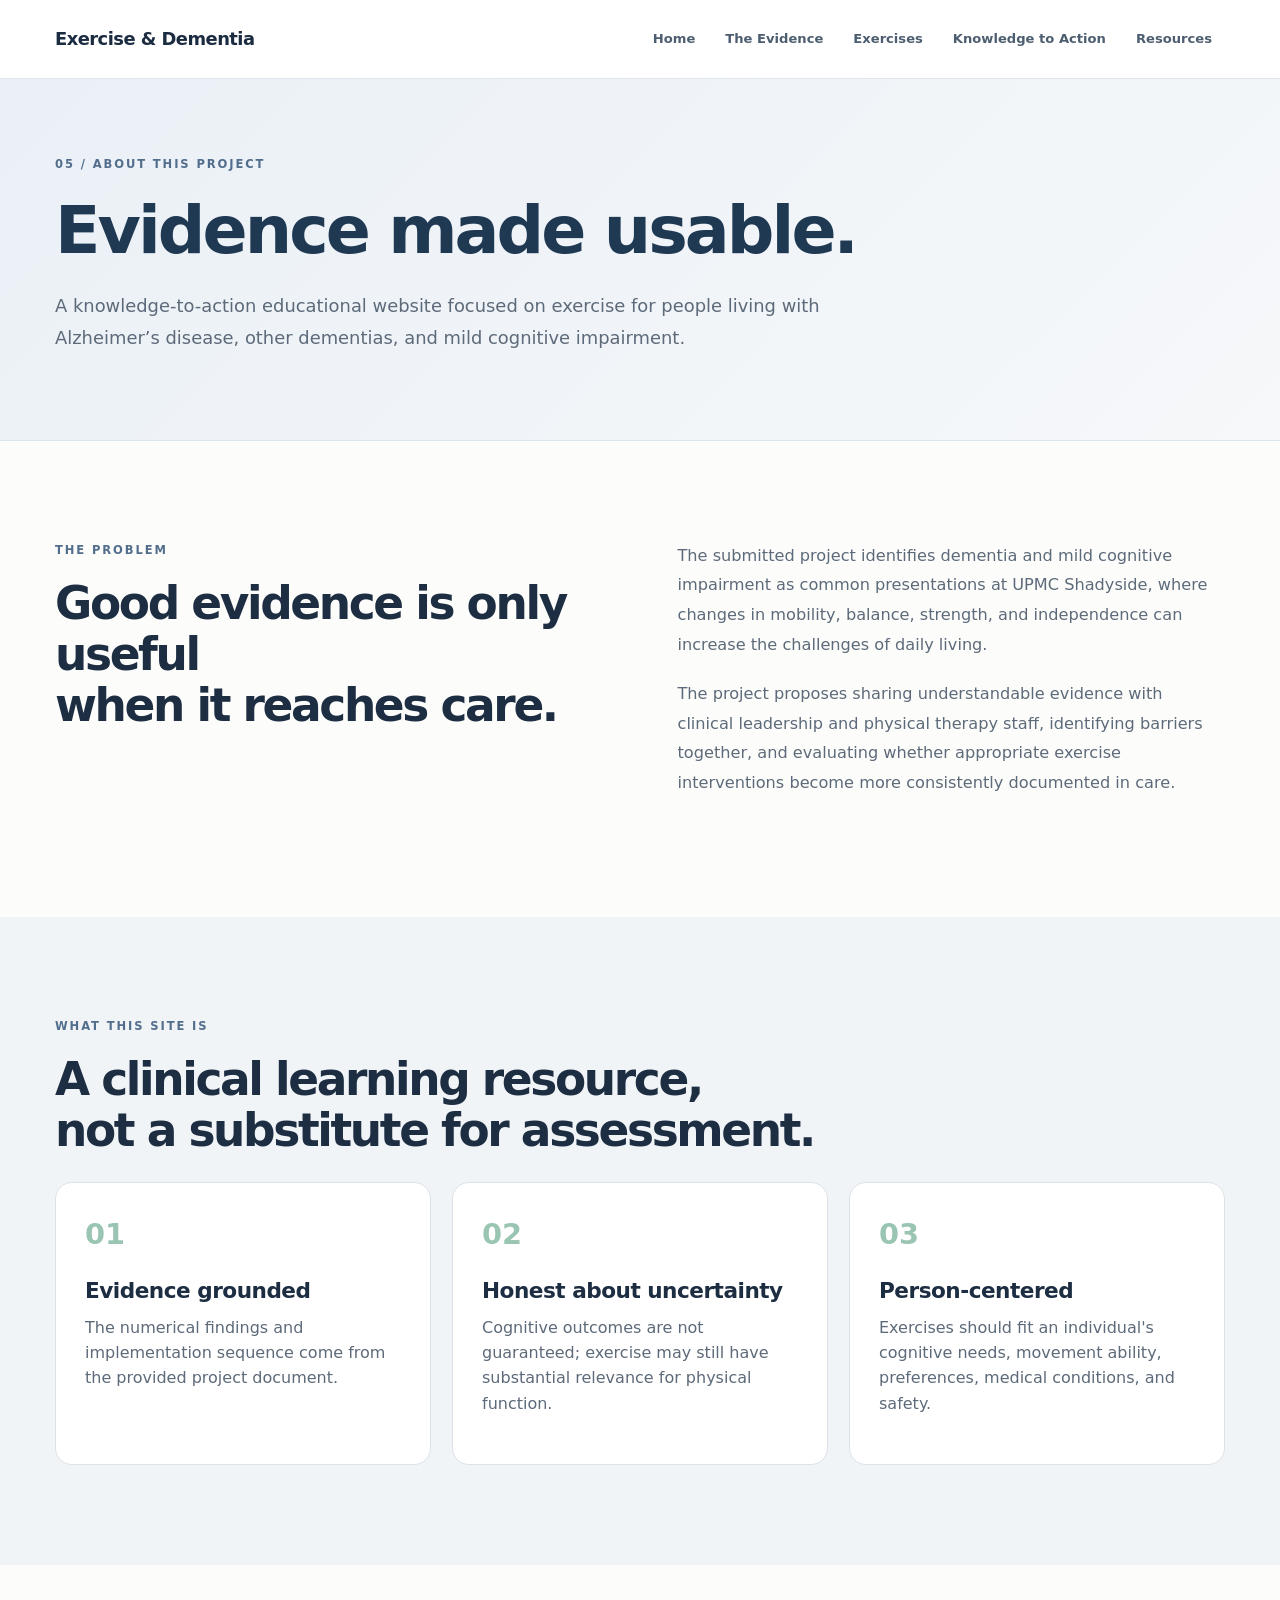
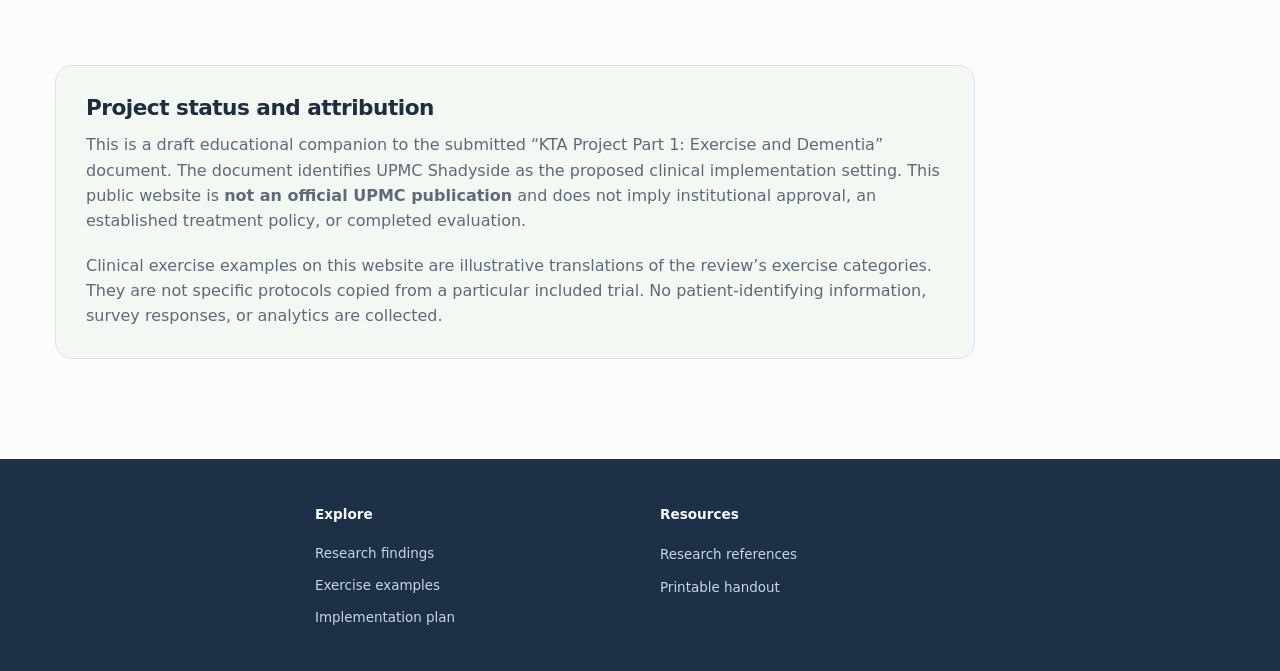
<file: about.html>
<!doctype html>
<html lang="en">
<head>
<meta charset="utf-8"><meta name="viewport" content="width=device-width,initial-scale=1">
<meta name="theme-color" content="#f7f9fb"><meta name="description" content="About the knowledge-to-action exercise and dementia educational project and its clinical purpose.">
<title>About the Project | Exercise &amp; Dementia</title>
<link rel="stylesheet" href="assets/styles.css">
<script defer src="assets/app.js"></script>
</head>
<body data-page="about.html">
<a class="skip-link" href="#main">Skip to content</a>
<header class="site-header"><div class="header-inner wrap">
 <a class="topic-identity" href="index.html" aria-label="Exercise and dementia home"><strong>Exercise &amp; Dementia</strong></a>
 <button class="mobile-toggle" type="button" aria-controls="site-nav" aria-expanded="false" aria-label="Open navigation"><svg class="icon " aria-hidden="true"><use href="assets/icons.svg#menu"></use></svg></button>
 <nav id="site-nav" class="site-nav" aria-label="Main navigation"><a href="index.html" >Home</a><a href="evidence.html" >The Evidence</a><a href="exercises.html" >Exercises</a><a href="implementation.html" >Knowledge to Action</a><a href="resources.html" >Resources</a></nav>
</div></header>
<main id="main"><section class="page-hero"><div class="wrap"><div class="eyebrow">05 / ABOUT THIS PROJECT</div><h1>Evidence made usable.</h1><p class="page-lede">A knowledge-to-action educational website focused on exercise for people living with Alzheimer’s disease, other dementias, and mild cognitive impairment.</p></div></section>
<section class="section"><div class="wrap two-col about-intro"><div><p class="eyebrow">THE PROBLEM</p><h2>Good evidence is only useful<br>when it reaches care.</h2></div><div><p class="story-text">The submitted project identifies dementia and mild cognitive impairment as common presentations at UPMC Shadyside, where changes in mobility, balance, strength, and independence can increase the challenges of daily living.</p><p class="story-text">The project proposes sharing understandable evidence with clinical leadership and physical therapy staff, identifying barriers together, and evaluating whether appropriate exercise interventions become more consistently documented in care.</p></div></div></section>
<section class="section pale-section"><div class="wrap"><p class="eyebrow">WHAT THIS SITE IS</p><h2>A clinical learning resource,<br>not a substitute for assessment.</h2><div class="three-cards about-principles"><article><span class="principle-number">01</span><h3>Evidence grounded</h3><p>The numerical findings and implementation sequence come from the provided project document.</p></article><article><span class="principle-number">02</span><h3>Honest about uncertainty</h3><p>Cognitive outcomes are not guaranteed; exercise may still have substantial relevance for physical function.</p></article><article><span class="principle-number">03</span><h3>Person-centered</h3><p>Exercises should fit an individual's cognitive needs, movement ability, preferences, medical conditions, and safety.</p></article></div></div></section>
<section class="section"><div class="wrap"><div class="info-block about-notice"><h3>Project status and attribution</h3><p>This is a draft educational companion to the submitted “KTA Project Part 1: Exercise and Dementia” document. The document identifies UPMC Shadyside as the proposed clinical implementation setting. This public website is <strong>not an official UPMC publication</strong> and does not imply institutional approval, an established treatment policy, or completed evaluation.</p><p>Clinical exercise examples on this website are illustrative translations of the review’s exercise categories. They are not specific protocols copied from a particular included trial. No patient-identifying information, survey responses, or analytics are collected.</p></div></div></section>
</main>
<footer class="site-footer"><div class="wrap footer-grid">
 <div><strong>Explore</strong><a href="evidence.html">Research findings</a><a href="exercises.html">Exercise examples</a><a href="implementation.html">Implementation plan</a></div>
 <div><strong>Resources</strong><a href="resources.html">Research references</a><a href="handout.html">Printable handout</a></div>
</div></footer>
</body></html>
</file>
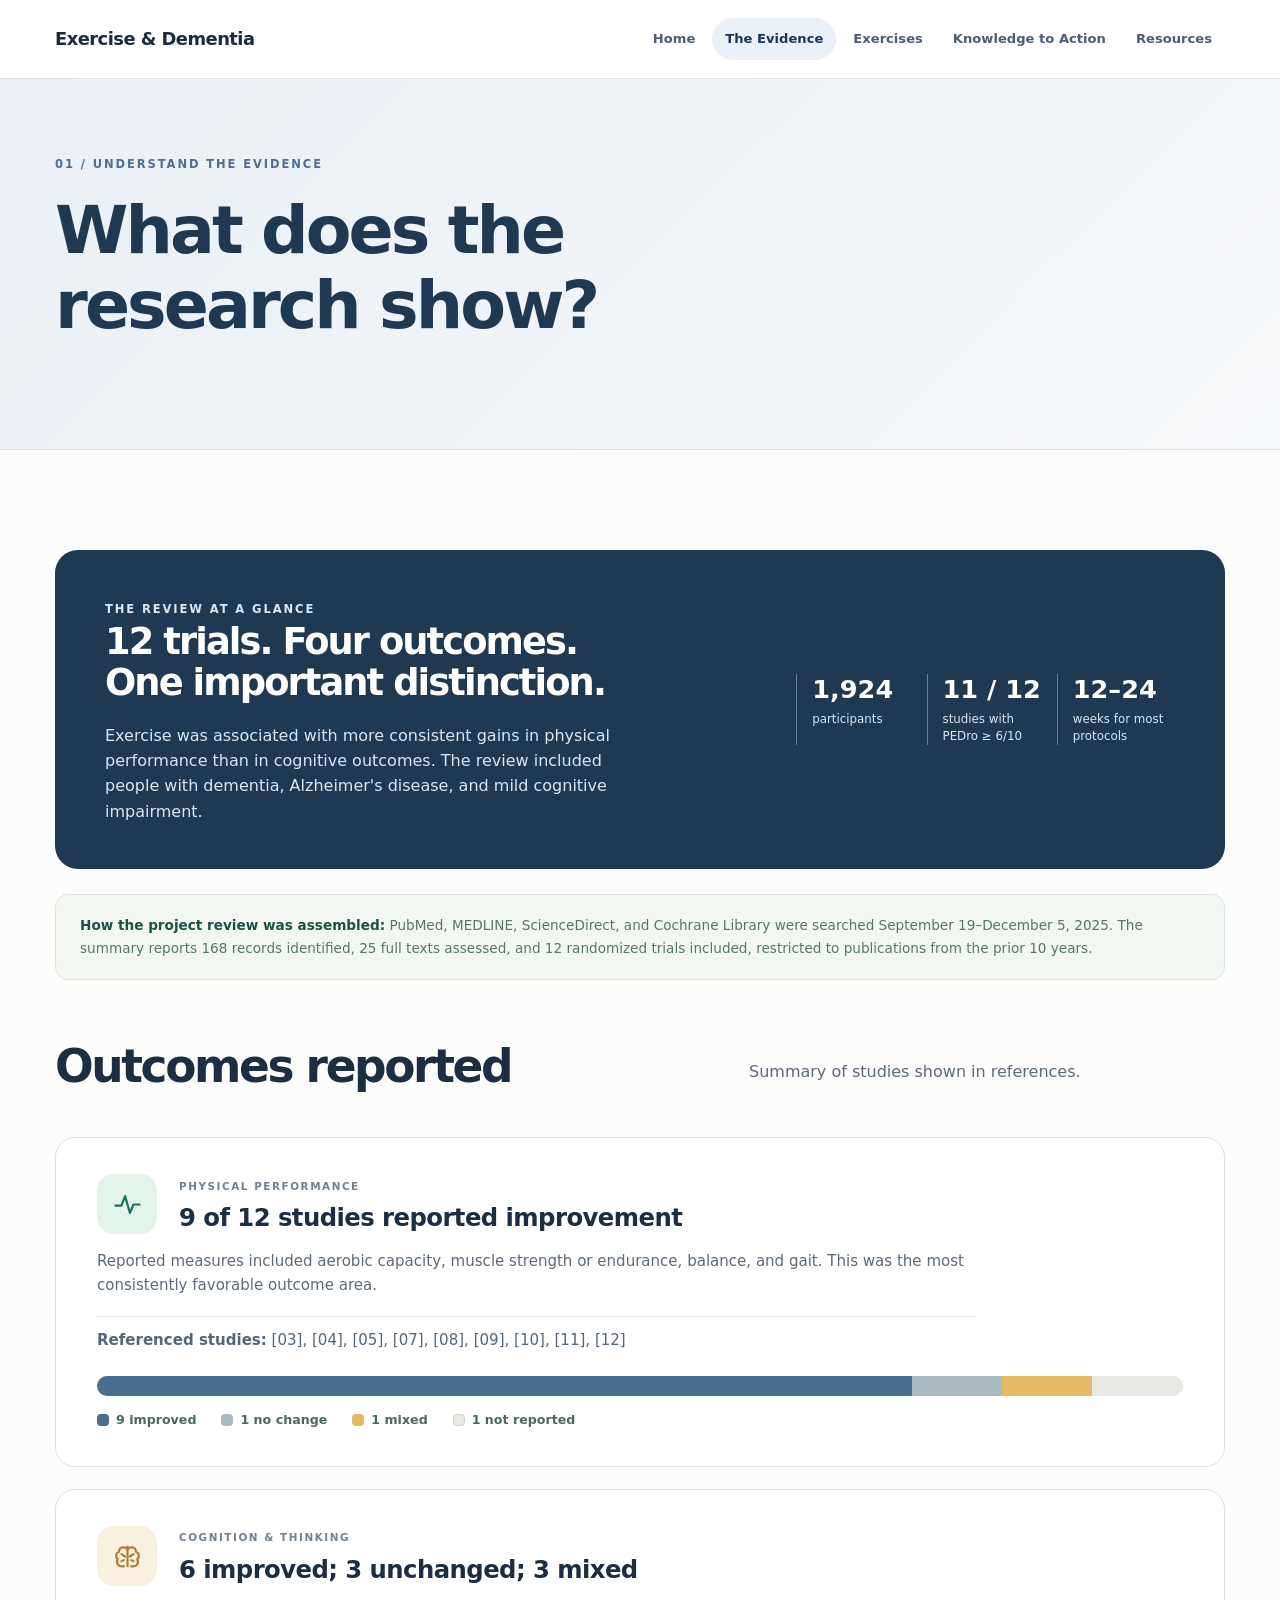
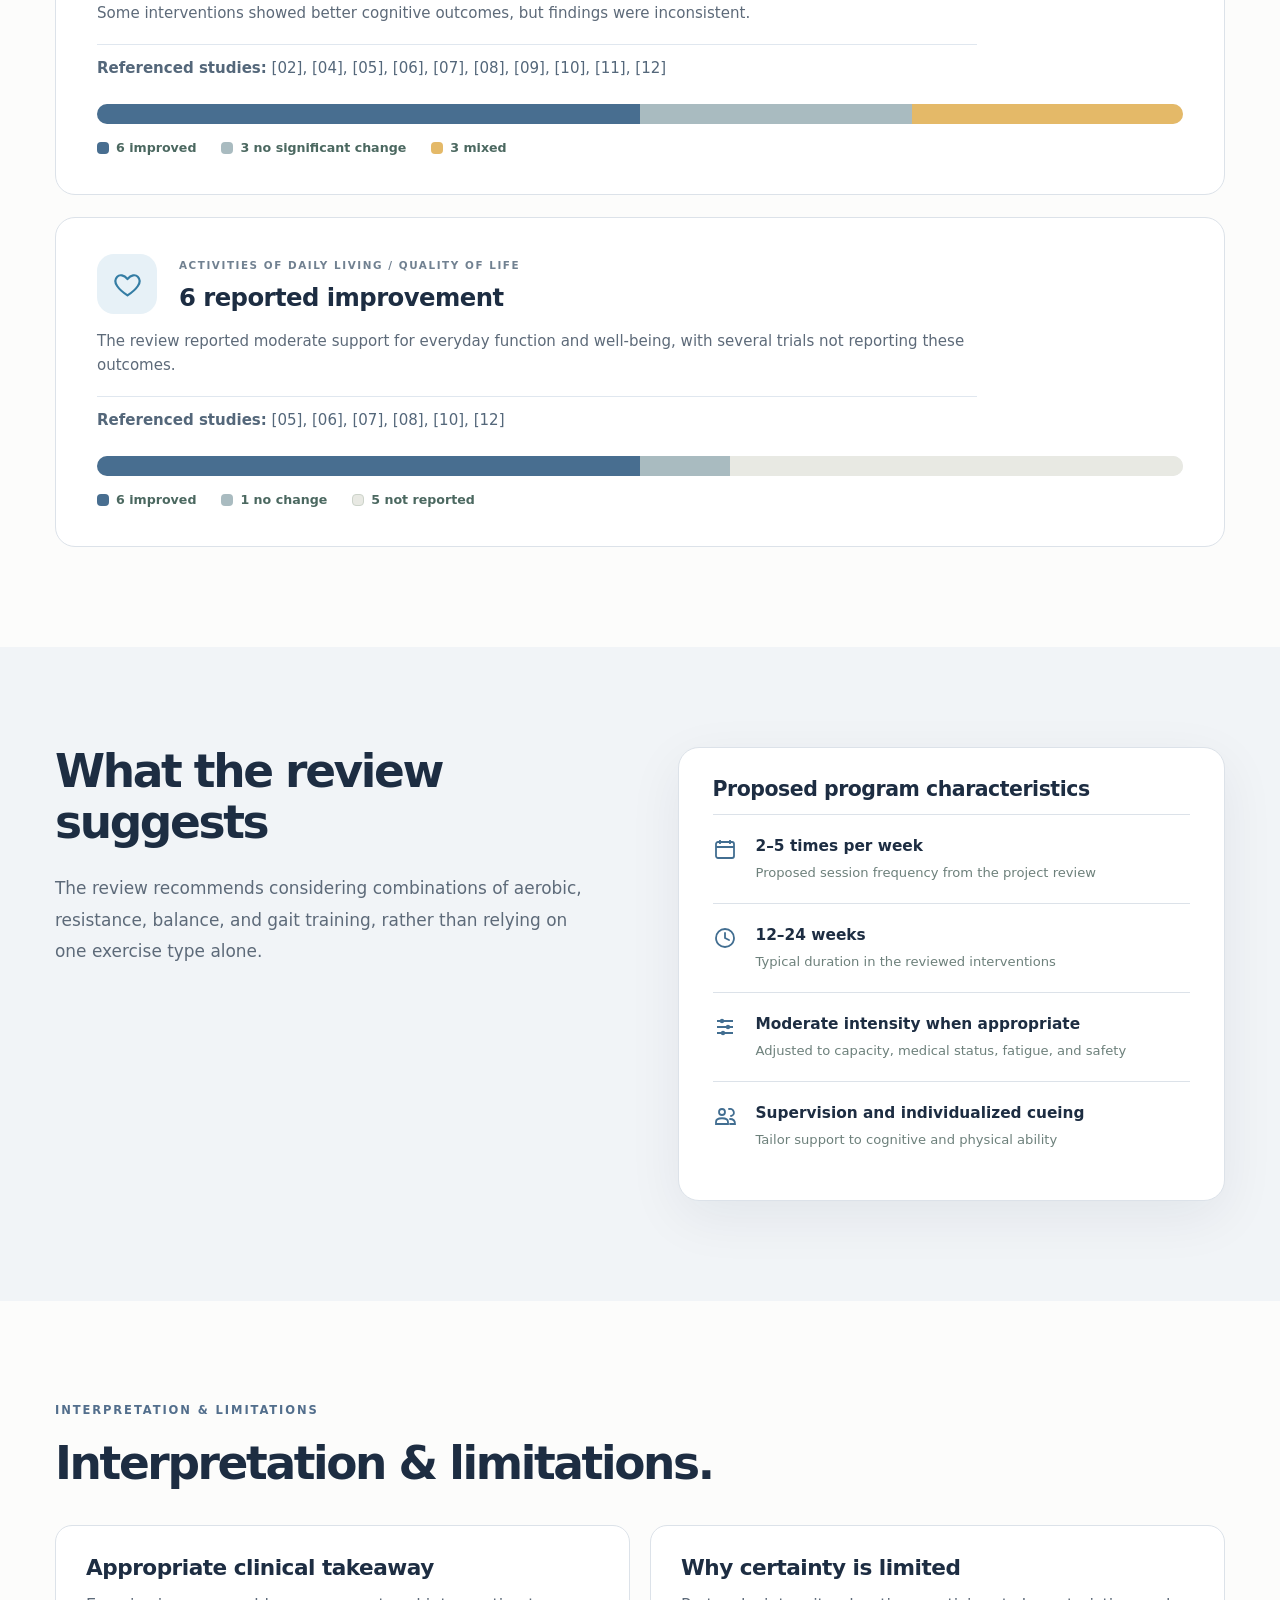
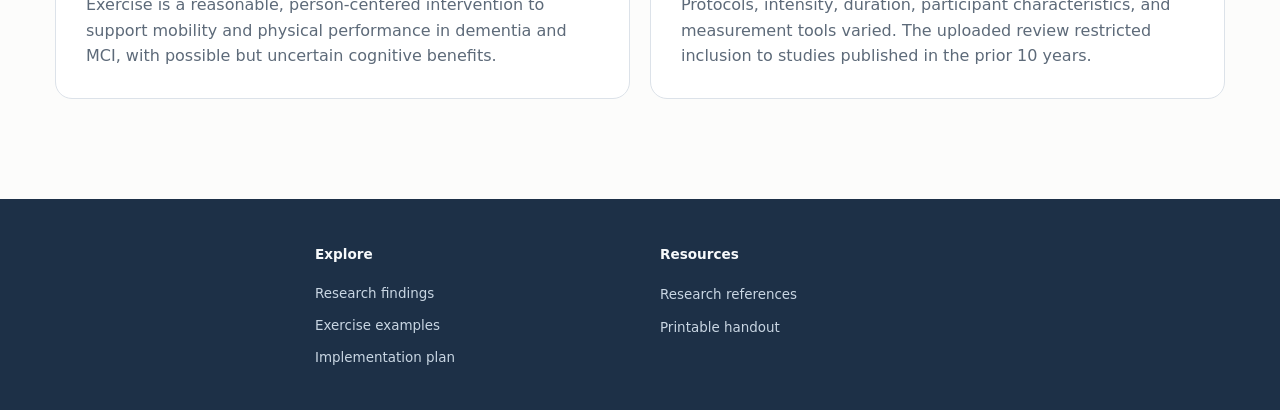
<file: evidence.html>
<!doctype html>
<html lang="en">
<head>
<meta charset="utf-8"><meta name="viewport" content="width=device-width,initial-scale=1">
<meta name="theme-color" content="#f7f9fb"><meta name="description" content="Summary of physical function, cognitive, ADL, and quality-of-life outcomes from 12 randomized trials in dementia and MCI.">
<title>The Evidence | Exercise &amp; Dementia</title>
<link rel="stylesheet" href="assets/styles.css">
<script defer src="assets/app.js"></script>
</head>
<body data-page="evidence.html">
<a class="skip-link" href="#main">Skip to content</a>
<header class="site-header"><div class="header-inner wrap">
 <a class="topic-identity" href="index.html" aria-label="Exercise and dementia home"><strong>Exercise &amp; Dementia</strong></a>
 <button class="mobile-toggle" type="button" aria-controls="site-nav" aria-expanded="false" aria-label="Open navigation"><svg class="icon " aria-hidden="true"><use href="assets/icons.svg#menu"></use></svg></button>
 <nav id="site-nav" class="site-nav" aria-label="Main navigation"><a href="index.html" >Home</a><a href="evidence.html" aria-current="page">The Evidence</a><a href="exercises.html" >Exercises</a><a href="implementation.html" >Knowledge to Action</a><a href="resources.html" >Resources</a></nav>
</div></header>
<main id="main"><section class="page-hero"><div class="wrap"><div class="eyebrow">01 / UNDERSTAND THE EVIDENCE</div><h1>What does the research show?</h1></div></section>
<section class="section"><div class="wrap"><div class="review-banner"><div><span class="eyebrow">THE REVIEW AT A GLANCE</span><h2>12 trials. Four outcomes.<br>One important distinction.</h2><p>Exercise was associated with more consistent gains in physical performance than in cognitive outcomes. The review included people with dementia, Alzheimer's disease, and mild cognitive impairment.</p></div><div class="review-facts"><div><strong>1,924</strong><span>participants</span></div><div><strong>11 / 12</strong><span>studies with PEDro ≥ 6/10</span></div><div><strong>12–24</strong><span>weeks for most protocols</span></div></div></div>
<div class="methods-note"><strong>How the project review was assembled:</strong> PubMed, MEDLINE, ScienceDirect, and Cochrane Library were searched September 19–December 5, 2025. The summary reports 168 records identified, 25 full texts assessed, and 12 randomized trials included, restricted to publications from the prior 10 years.</div>
<div class="section-head chart-heading"><div><h2>Outcomes reported</h2></div><p>Summary of studies shown in references.</p></div>
<div class="evidence-stack">
<article class="evidence-card" id="physical"><div class="evidence-card-top"><span class="evidence-icon teal"><svg class="icon " aria-hidden="true"><use href="assets/icons.svg#activity"></use></svg></span><div><p class="mini-label">PHYSICAL PERFORMANCE</p><h3>9 of 12 studies reported improvement</h3></div></div><p>Reported measures included aerobic capacity, muscle strength or endurance, balance, and gait. This was the most consistently favorable outcome area.</p><p class="evidence-refs"><strong>Referenced studies:</strong> [03], [04], [05], [07], [08], [09], [10], [11], [12]</p>
<div class="bar" role="img" aria-label="Physical performance: nine improved, one no change, one mixed, and one not reported"><span class="bar-positive" style="width:75%"></span><span class="bar-neutral" style="width:8.3333%"></span><span class="bar-mixed" style="width:8.3333%"></span><span class="bar-blank" style="width:8.3334%"></span></div><div class="legend"><span><i class="key positive"></i>9 improved</span><span><i class="key neutral"></i>1 no change</span><span><i class="key mixed"></i>1 mixed</span><span><i class="key blank"></i>1 not reported</span></div></article>
<article class="evidence-card" id="cognition"><div class="evidence-card-top"><span class="evidence-icon amber"><svg class="icon " aria-hidden="true"><use href="assets/icons.svg#brain"></use></svg></span><div><p class="mini-label">COGNITION &amp; THINKING</p><h3>6 improved; 3 unchanged; 3 mixed</h3></div></div><p>Some interventions showed better cognitive outcomes, but findings were inconsistent.</p><p class="evidence-refs"><strong>Referenced studies:</strong> [02], [04], [05], [06], [07], [08], [09], [10], [11], [12]</p><div class="bar" role="img" aria-label="Cognition: six improved, three no significant change, three mixed"><span class="bar-positive" style="width:50%"></span><span class="bar-neutral" style="width:25%"></span><span class="bar-mixed" style="width:25%"></span></div><div class="legend"><span><i class="key positive"></i>6 improved</span><span><i class="key neutral"></i>3 no significant change</span><span><i class="key mixed"></i>3 mixed</span></div></article>
<article class="evidence-card" id="daily-life"><div class="evidence-card-top"><span class="evidence-icon blue"><svg class="icon " aria-hidden="true"><use href="assets/icons.svg#heart"></use></svg></span><div><p class="mini-label">ACTIVITIES OF DAILY LIVING / QUALITY OF LIFE</p><h3>6 reported improvement</h3></div></div><p>The review reported moderate support for everyday function and well-being, with several trials not reporting these outcomes.</p><p class="evidence-refs"><strong>Referenced studies:</strong> [05], [06], [07], [08], [10], [12]</p><div class="bar" role="img" aria-label="Daily living and quality of life: six improved, one no change, five not reported"><span class="bar-positive" style="width:50%"></span><span class="bar-neutral" style="width:8.3333%"></span><span class="bar-blank" style="width:41.6667%"></span></div><div class="legend"><span><i class="key positive"></i>6 improved</span><span><i class="key neutral"></i>1 no change</span><span><i class="key blank"></i>5 not reported</span></div></article>
</div></div></section>
<section class="section pale-section"><div class="wrap two-col"><div><h2>What the review suggests</h2><p class="story-text">The review recommends considering combinations of aerobic, resistance, balance, and gait training, rather than relying on one exercise type alone.</p></div><div class="guidance-panel"><h3>Proposed program characteristics</h3><div class="guide-row"><svg class="icon " aria-hidden="true"><use href="assets/icons.svg#calendar"></use></svg><div><strong>2–5 times per week</strong><span>Proposed session frequency from the project review</span></div></div><div class="guide-row"><svg class="icon " aria-hidden="true"><use href="assets/icons.svg#clock"></use></svg><div><strong>12–24 weeks</strong><span>Typical duration in the reviewed interventions</span></div></div><div class="guide-row"><svg class="icon " aria-hidden="true"><use href="assets/icons.svg#sliders"></use></svg><div><strong>Moderate intensity when appropriate</strong><span>Adjusted to capacity, medical status, fatigue, and safety</span></div></div><div class="guide-row"><svg class="icon " aria-hidden="true"><use href="assets/icons.svg#users"></use></svg><div><strong>Supervision and individualized cueing</strong><span>Tailor support to cognitive and physical ability</span></div></div></div></div></section>
<section class="section"><div class="wrap"><p class="eyebrow">INTERPRETATION &amp; LIMITATIONS</p><h2>Interpretation &amp; limitations.</h2><div class="two-card-grid"><div class="info-block"><h3>Appropriate clinical takeaway</h3><p>Exercise is a reasonable, person-centered intervention to support mobility and physical performance in dementia and MCI, with possible but uncertain cognitive benefits.</p></div><div class="info-block"><h3>Why certainty is limited</h3><p>Protocols, intensity, duration, participant characteristics, and measurement tools varied. The uploaded review restricted inclusion to studies published in the prior 10 years.</p></div></div></div></section>
</main>
<footer class="site-footer"><div class="wrap footer-grid">
 <div><strong>Explore</strong><a href="evidence.html">Research findings</a><a href="exercises.html">Exercise examples</a><a href="implementation.html">Implementation plan</a></div>
 <div><strong>Resources</strong><a href="resources.html">Research references</a><a href="handout.html">Printable handout</a></div>
</div></footer>
</body></html>
</file>
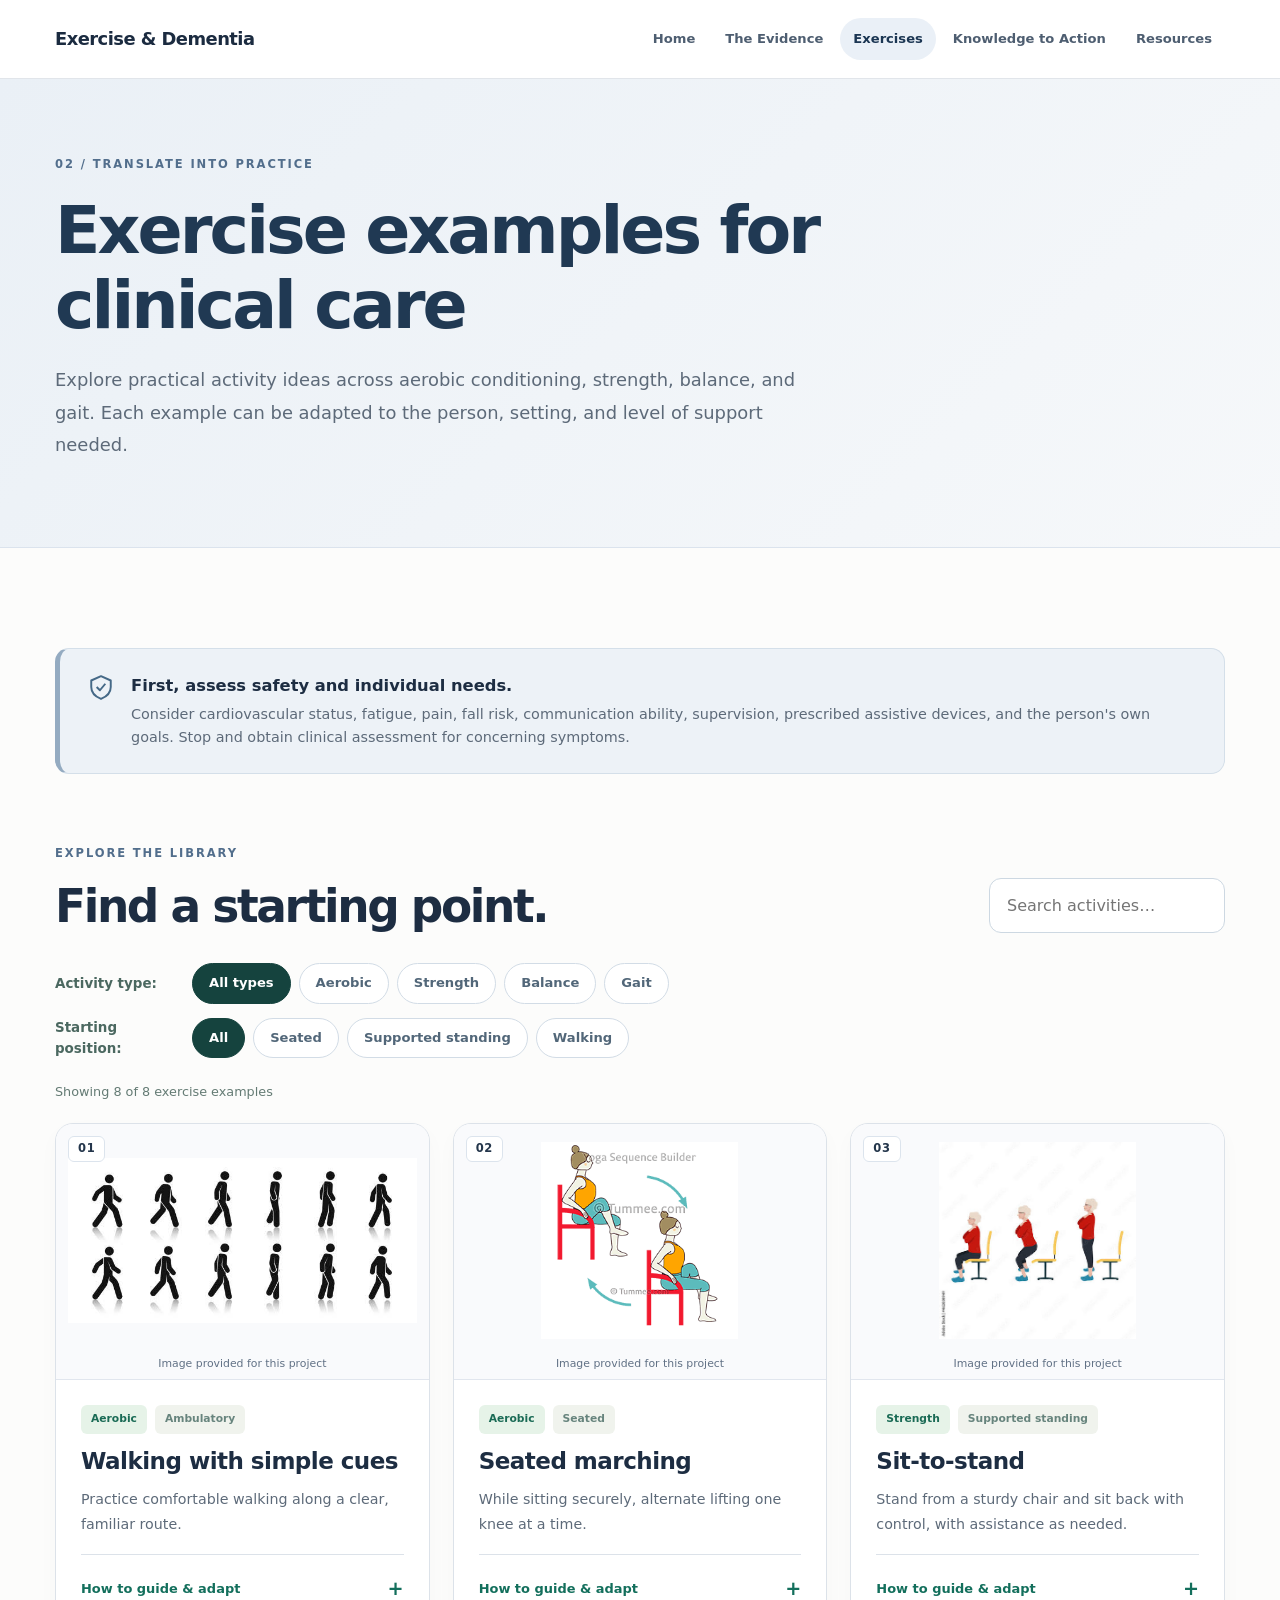
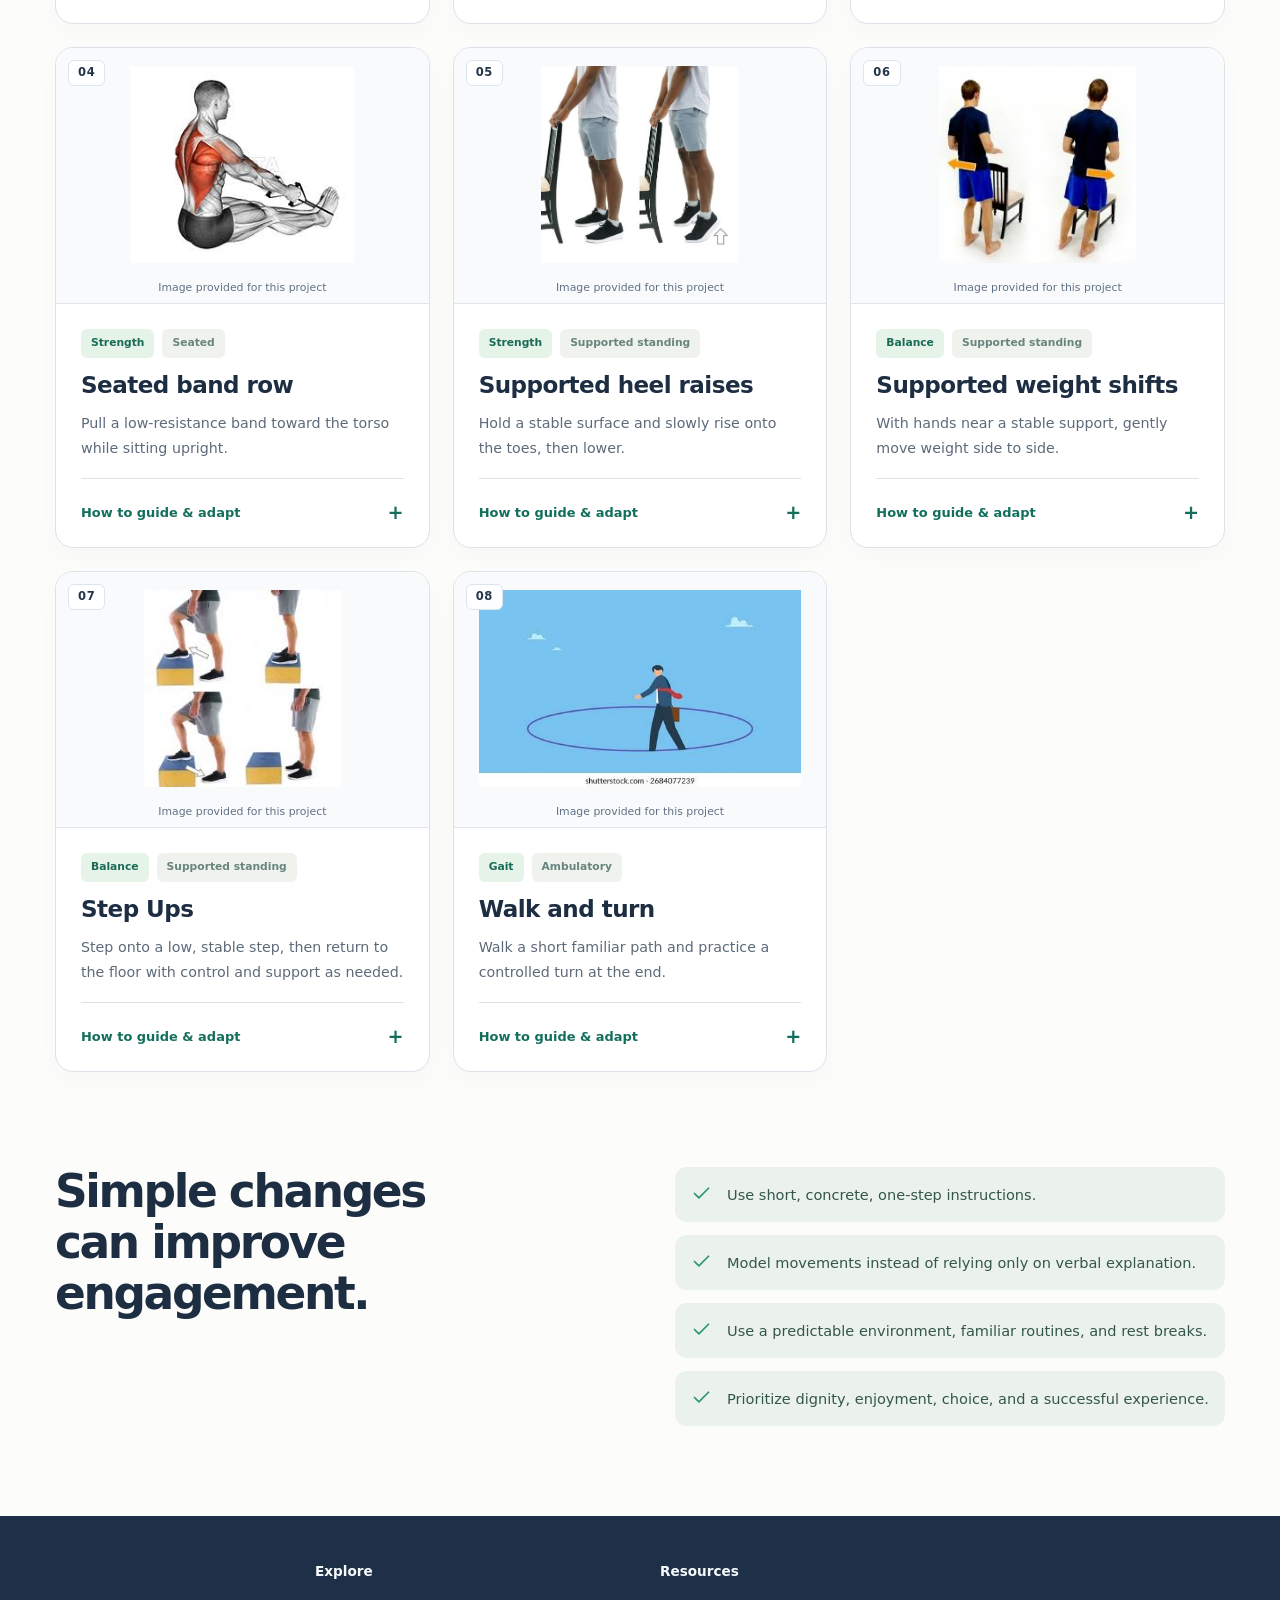
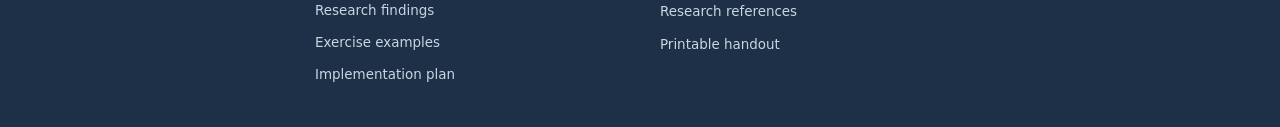
<file: exercises.html>
<!doctype html>
<html lang="en">
<head>
<meta charset="utf-8"><meta name="viewport" content="width=device-width,initial-scale=1">
<meta name="theme-color" content="#f7f9fb"><meta name="description" content="Adaptable aerobic, resistance, balance, and gait exercise examples for clinicians working with people with dementia.">
<title>Exercise Examples | Exercise &amp; Dementia</title>
<link rel="stylesheet" href="assets/styles.css">
<script defer src="assets/app.js"></script>
</head>
<body data-page="exercises.html">
<a class="skip-link" href="#main">Skip to content</a>
<header class="site-header"><div class="header-inner wrap">
 <a class="topic-identity" href="index.html" aria-label="Exercise and dementia home"><strong>Exercise &amp; Dementia</strong></a>
 <button class="mobile-toggle" type="button" aria-controls="site-nav" aria-expanded="false" aria-label="Open navigation"><svg class="icon " aria-hidden="true"><use href="assets/icons.svg#menu"></use></svg></button>
 <nav id="site-nav" class="site-nav" aria-label="Main navigation"><a href="index.html" >Home</a><a href="evidence.html" >The Evidence</a><a href="exercises.html" aria-current="page">Exercises</a><a href="implementation.html" >Knowledge to Action</a><a href="resources.html" >Resources</a></nav>
</div></header>
<main id="main"><section class="page-hero"><div class="wrap"><div class="eyebrow">02 / TRANSLATE INTO PRACTICE</div><h1>Exercise examples for clinical care</h1><p class="page-lede">Explore practical activity ideas across aerobic conditioning, strength, balance, and gait. Each example can be adapted to the person, setting, and level of support needed.</p></div></section>
<section class="section exercise-section"><div class="wrap"><div class="safety-banner"><svg class="icon " aria-hidden="true"><use href="assets/icons.svg#shield"></use></svg><div><strong>First, assess safety and individual needs.</strong><p>Consider cardiovascular status, fatigue, pain, fall risk, communication ability, supervision, prescribed assistive devices, and the person's own goals. Stop and obtain clinical assessment for concerning symptoms.</p></div></div>
<div class="filters-block"><div><p class="eyebrow">EXPLORE THE LIBRARY</p><h2>Find a starting point.</h2></div><div class="filter-controls"><label for="exercise-search" class="sr-only">Search exercises</label><input type="search" id="exercise-search" placeholder="Search activities…" autocomplete="off"></div></div>
<div class="filter-row"><span class="filter-label">Activity type:</span><div class="filter-group" aria-label="Filter by activity type" data-filter-group="category"><button type="button" aria-pressed="true" data-filter="all">All types</button><button type="button" aria-pressed="false" data-filter="aerobic">Aerobic</button><button type="button" aria-pressed="false" data-filter="strength">Strength</button><button type="button" aria-pressed="false" data-filter="balance">Balance</button><button type="button" aria-pressed="false" data-filter="gait">Gait</button></div></div>
<div class="filter-row"><span class="filter-label">Starting position:</span><div class="filter-group" aria-label="Filter by activity setting" data-filter-group="level"><button type="button" aria-pressed="true" data-filter="all">All</button><button type="button" aria-pressed="false" data-filter="seated">Seated</button><button type="button" aria-pressed="false" data-filter="supported">Supported standing</button><button type="button" aria-pressed="false" data-filter="walking">Walking</button></div></div>
<p id="exercise-count" class="result-count" role="status" aria-live="polite">Showing 8 exercise examples</p>
<div class="exercise-grid"><article class="exercise-card" data-level="walking" data-category="aerobic" data-search="walking with simple cues aerobic practice comfortable walking along a clear, familiar route. invite the person to walk with you; use short, one-step cues. ambulatory">
<div class="exercise-image exercise-real-photo exercise-user-image">
 <img class="exercise-photo-media" src="assets/exercise-photos/01-walking-with-simple-cues.png" alt="A sequence of walking figures illustrating forward gait." loading="lazy" decoding="async" width="612" height="289">
 <span class="exercise-index">01</span>
 <p class="exercise-image-credit">Image provided for this project</p>
</div>
<div class="exercise-content"><div class="exercise-tags"><span class="tag">Aerobic</span><span class="tag pale-tag">Ambulatory</span></div><h3>Walking with simple cues</h3><p>Practice comfortable walking along a clear, familiar route.</p><details><summary>How to guide &amp; adapt <span aria-hidden="true">+</span></summary><div class="exercise-details"><p><strong>Simple cue</strong><br>Invite the person to walk with you; use short, one-step cues.</p><p><strong>Adapt it</strong><br>Shorten the route, take breaks, or use their prescribed walking aid.</p><p><strong>Safety check</strong><br>Watch for fatigue, wandering risk, obstacles, and changes in walking stability.</p></div></details></div></article><article class="exercise-card" data-level="seated" data-category="aerobic" data-search="seated marching aerobic while sitting securely, alternate lifting one knee at a time. model the movement and use a steady, simple rhythm. seated">
<div class="exercise-image exercise-real-photo exercise-user-image">
 <img class="exercise-photo-media" src="assets/exercise-photos/02-seated-marching.png" alt="Illustration of seated alternating knee raises." loading="lazy" decoding="async" width="278" height="278">
 <span class="exercise-index">02</span>
 <p class="exercise-image-credit">Image provided for this project</p>
</div>
<div class="exercise-content"><div class="exercise-tags"><span class="tag">Aerobic</span><span class="tag pale-tag">Seated</span></div><h3>Seated marching</h3><p>While sitting securely, alternate lifting one knee at a time.</p><details><summary>How to guide &amp; adapt <span aria-hidden="true">+</span></summary><div class="exercise-details"><p><strong>Simple cue</strong><br>Model the movement and use a steady, simple rhythm.</p><p><strong>Adapt it</strong><br>Use smaller lifts or alternate with seated arm movement.</p><p><strong>Safety check</strong><br>Ensure the chair is stable and feet can return safely to the floor.</p></div></details></div></article><article class="exercise-card" data-level="supported" data-category="strength" data-search="sit-to-stand strength stand from a sturdy chair and sit back with control, with assistance as needed. try “lean forward, stand tall, sit slowly”—one instruction at a time. supported standing">
<div class="exercise-image exercise-real-photo exercise-user-image">
 <img class="exercise-photo-media" src="assets/exercise-photos/03-sit-to-stand.png" alt="Illustration of an older adult progressing from sitting to standing beside a chair." loading="lazy" decoding="async" width="447" height="447">
 <span class="exercise-index">03</span>
 <p class="exercise-image-credit">Image provided for this project</p>
</div>
<div class="exercise-content"><div class="exercise-tags"><span class="tag">Strength</span><span class="tag pale-tag">Supported standing</span></div><h3>Sit-to-stand</h3><p>Stand from a sturdy chair and sit back with control, with assistance as needed.</p><details><summary>How to guide &amp; adapt <span aria-hidden="true">+</span></summary><div class="exercise-details"><p><strong>Simple cue</strong><br>Try “lean forward, stand tall, sit slowly”—one instruction at a time.</p><p><strong>Adapt it</strong><br>Use chair arms, a higher seat, or therapist assistance as indicated.</p><p><strong>Safety check</strong><br>Guard closely; confirm safe transfer ability and avoid unsteady unsupported attempts.</p></div></details></div></article><article class="exercise-card" data-level="seated" data-category="strength" data-search="seated band row strength pull a low-resistance band toward the torso while sitting upright. demonstrate “pull toward you” and then “relax.” seated">
<div class="exercise-image exercise-real-photo exercise-user-image">
 <img class="exercise-photo-media" src="assets/exercise-photos/04-seated-band-row.png" alt="Anatomical illustration of a person seated and rowing a resistance band." loading="lazy" decoding="async" width="241" height="212">
 <span class="exercise-index">04</span>
 <p class="exercise-image-credit">Image provided for this project</p>
</div>
<div class="exercise-content"><div class="exercise-tags"><span class="tag">Strength</span><span class="tag pale-tag">Seated</span></div><h3>Seated band row</h3><p>Pull a low-resistance band toward the torso while sitting upright.</p><details><summary>How to guide &amp; adapt <span aria-hidden="true">+</span></summary><div class="exercise-details"><p><strong>Simple cue</strong><br>Demonstrate “pull toward you” and then “relax.”</p><p><strong>Adapt it</strong><br>Begin without a band to learn the movement; choose resistance individually.</p><p><strong>Safety check</strong><br>Secure the band safely and avoid breath-holding or painful movement.</p></div></details></div></article><article class="exercise-card" data-level="supported" data-category="strength" data-search="supported heel raises strength hold a stable surface and slowly rise onto the toes, then lower. use a visual demonstration and a calm rhythm. supported standing">
<div class="exercise-image exercise-real-photo exercise-user-image">
 <img class="exercise-photo-media" src="assets/exercise-photos/05-supported-heel-raises.png" alt="A person holding a chair and raising the heels to stand on the toes." loading="lazy" decoding="async" width="447" height="447">
 <span class="exercise-index">05</span>
 <p class="exercise-image-credit">Image provided for this project</p>
</div>
<div class="exercise-content"><div class="exercise-tags"><span class="tag">Strength</span><span class="tag pale-tag">Supported standing</span></div><h3>Supported heel raises</h3><p>Hold a stable surface and slowly rise onto the toes, then lower.</p><details><summary>How to guide &amp; adapt <span aria-hidden="true">+</span></summary><div class="exercise-details"><p><strong>Simple cue</strong><br>Use a visual demonstration and a calm rhythm.</p><p><strong>Adapt it</strong><br>Use smaller lifts and clinician assistance, or adapt to seated ankle raises.</p><p><strong>Safety check</strong><br>Do not use an unstable chair or rolling surface for support.</p></div></details></div></article><article class="exercise-card" data-level="supported" data-category="balance" data-search="supported weight shifts balance with hands near a stable support, gently move weight side to side. cue “this side” while pointing or demonstrating. supported standing">
<div class="exercise-image exercise-real-photo exercise-user-image">
 <img class="exercise-photo-media" src="assets/exercise-photos/06-supported-weight-shifts.png" alt="Illustration of a person near a chair shifting weight side to side." loading="lazy" decoding="async" width="219" height="219">
 <span class="exercise-index">06</span>
 <p class="exercise-image-credit">Image provided for this project</p>
</div>
<div class="exercise-content"><div class="exercise-tags"><span class="tag">Balance</span><span class="tag pale-tag">Supported standing</span></div><h3>Supported weight shifts</h3><p>With hands near a stable support, gently move weight side to side.</p><details><summary>How to guide &amp; adapt <span aria-hidden="true">+</span></summary><div class="exercise-details"><p><strong>Simple cue</strong><br>Cue “this side” while pointing or demonstrating.</p><p><strong>Adapt it</strong><br>Start with small, comfortable movements and more hand support.</p><p><strong>Safety check</strong><br>Use close guarding and stop if balance control becomes unsafe.</p></div></details></div></article><article class="exercise-card" data-level="supported" data-category="balance" data-search="step ups step-up balance strength low step stable platform stepping with support supported standing">
<div class="exercise-image exercise-real-photo exercise-user-image">
 <img class="exercise-photo-media" src="assets/exercise-photos/07-step-ups.png" alt="A person stepping up onto and down from a raised step." loading="lazy" decoding="async" width="219" height="219">
 <span class="exercise-index">07</span>
 <p class="exercise-image-credit">Image provided for this project</p>
</div>
<div class="exercise-content"><div class="exercise-tags"><span class="tag">Balance</span><span class="tag pale-tag">Supported standing</span></div><h3>Step Ups</h3><p>Step onto a low, stable step, then return to the floor with control and support as needed.</p><details><summary>How to guide &amp; adapt <span aria-hidden="true">+</span></summary><div class="exercise-details"><p><strong>Simple cue</strong><br>Demonstrate “step up” and “step down,” one instruction at a time.</p><p><strong>Adapt it</strong><br>Begin with a low step and use a secure handhold or clinician assistance as needed.</p><p><strong>Safety check</strong><br>Check step stability and provide close guarding; avoid unsupported stepping when fall risk is high.</p></div></details></div></article><article class="exercise-card" data-level="walking" data-category="gait" data-search="walk and turn gait walk a short familiar path and practice a controlled turn at the end. use a simple cue such as “walk to the cone, then turn.” ambulatory">
<div class="exercise-image exercise-real-photo exercise-user-image">
 <img class="exercise-photo-media" src="assets/exercise-photos/08-walk-and-turn.png" alt="Illustration of a walker completing a turn around a marked loop." loading="lazy" decoding="async" width="459" height="280">
 <span class="exercise-index">08</span>
 <p class="exercise-image-credit">Image provided for this project</p>
</div>
<div class="exercise-content"><div class="exercise-tags"><span class="tag">Gait</span><span class="tag pale-tag">Ambulatory</span></div><h3>Walk and turn</h3><p>Walk a short familiar path and practice a controlled turn at the end.</p><details><summary>How to guide &amp; adapt <span aria-hidden="true">+</span></summary><div class="exercise-details"><p><strong>Simple cue</strong><br>Use a simple cue such as “walk to the cone, then turn.”</p><p><strong>Adapt it</strong><br>Widen the turn, reduce distance, and add rest as needed.</p><p><strong>Safety check</strong><br>Assess turning stability and environmental hazards before attempting.</p></div></details></div></article></div><div class="no-results" id="no-exercise-results" hidden>No activities match those filters. <button type="button" id="reset-exercise-filters">Clear filters</button>.</div>
<div class="exercise-bottom"><div><h2>Simple changes<br>can improve engagement.</h2></div><div class="tip-list"><div><svg class="icon " aria-hidden="true"><use href="assets/icons.svg#check"></use></svg><span>Use short, concrete, one-step instructions.</span></div><div><svg class="icon " aria-hidden="true"><use href="assets/icons.svg#check"></use></svg><span>Model movements instead of relying only on verbal explanation.</span></div><div><svg class="icon " aria-hidden="true"><use href="assets/icons.svg#check"></use></svg><span>Use a predictable environment, familiar routines, and rest breaks.</span></div><div><svg class="icon " aria-hidden="true"><use href="assets/icons.svg#check"></use></svg><span>Prioritize dignity, enjoyment, choice, and a successful experience.</span></div></div></div>
</div></section>
</main>
<footer class="site-footer"><div class="wrap footer-grid">
 <div><strong>Explore</strong><a href="evidence.html">Research findings</a><a href="exercises.html">Exercise examples</a><a href="implementation.html">Implementation plan</a></div>
 <div><strong>Resources</strong><a href="resources.html">Research references</a><a href="handout.html">Printable handout</a></div>
</div></footer>
</body></html>
</file>
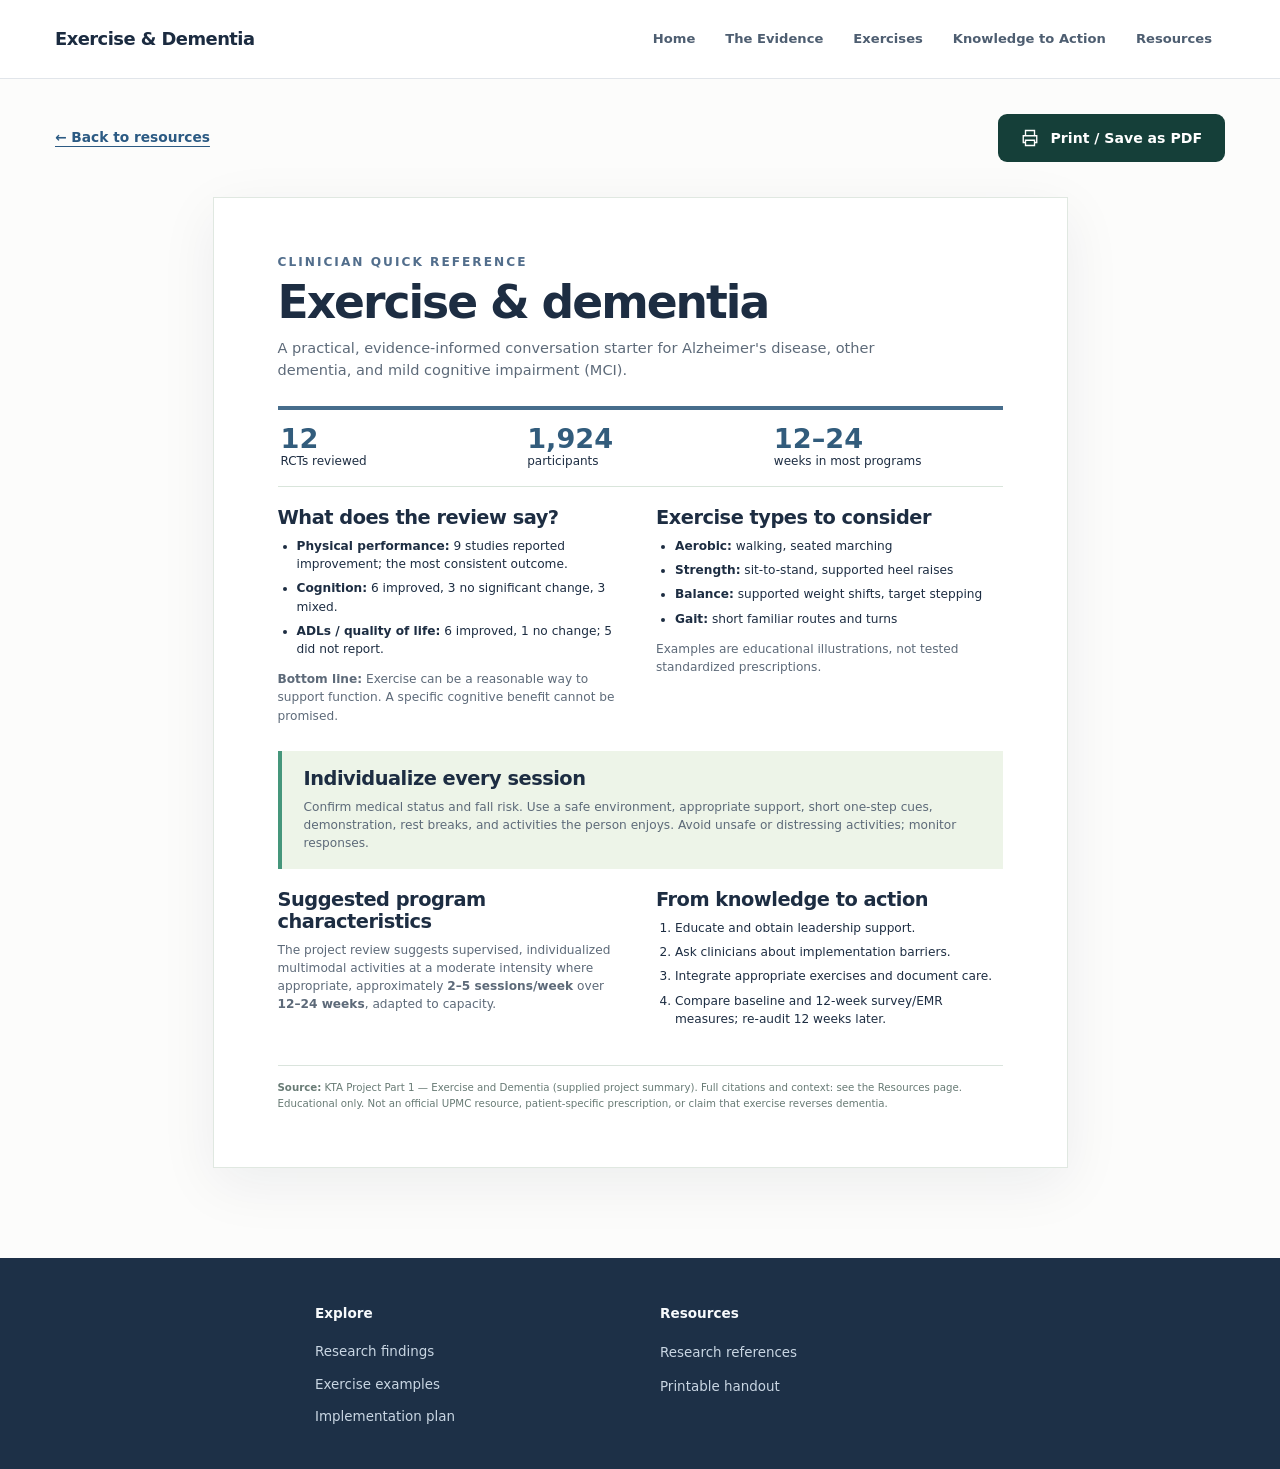
<file: handout.html>
<!doctype html>
<html lang="en">
<head>
<meta charset="utf-8"><meta name="viewport" content="width=device-width,initial-scale=1">
<meta name="theme-color" content="#f7f9fb"><meta name="description" content="One-page print-friendly clinician quick reference on exercise in dementia.">
<title>Printable Clinician Handout | Exercise &amp; Dementia</title>
<link rel="stylesheet" href="assets/styles.css">
<script defer src="assets/app.js"></script>
</head>
<body data-page="handout.html">
<a class="skip-link" href="#main">Skip to content</a>
<header class="site-header"><div class="header-inner wrap">
 <a class="topic-identity" href="index.html" aria-label="Exercise and dementia home"><strong>Exercise &amp; Dementia</strong></a>
 <button class="mobile-toggle" type="button" aria-controls="site-nav" aria-expanded="false" aria-label="Open navigation"><svg class="icon " aria-hidden="true"><use href="assets/icons.svg#menu"></use></svg></button>
 <nav id="site-nav" class="site-nav" aria-label="Main navigation"><a href="index.html" >Home</a><a href="evidence.html" >The Evidence</a><a href="exercises.html" >Exercises</a><a href="implementation.html" >Knowledge to Action</a><a href="resources.html" >Resources</a></nav>
</div></header>
<main id="main">
<div class="handout-toolbar wrap no-print"><a class="text-link" href="resources.html">← Back to resources</a><button id="print-handout" class="btn btn-primary" type="button"><svg class="icon " aria-hidden="true"><use href="assets/icons.svg#printer"></use></svg> Print / Save as PDF</button></div>
<article class="handout-page"><div class="handout-header"><p class="eyebrow">CLINICIAN QUICK REFERENCE</p><h1>Exercise &amp; dementia</h1><p>A practical, evidence-informed conversation starter for Alzheimer's disease, other dementia, and mild cognitive impairment (MCI).</p></div>
<div class="handout-stats"><div><strong>12</strong><span>RCTs reviewed</span></div><div><strong>1,924</strong><span>participants</span></div><div><strong>12–24</strong><span>weeks in most programs</span></div></div>
<div class="handout-two-col"><section><h2>What does the review say?</h2><ul><li><strong>Physical performance:</strong> 9 studies reported improvement; the most consistent outcome.</li><li><strong>Cognition:</strong> 6 improved, 3 no significant change, 3 mixed.</li><li><strong>ADLs / quality of life:</strong> 6 improved, 1 no change; 5 did not report.</li></ul><p><strong>Bottom line:</strong> Exercise can be a reasonable way to support function. A specific cognitive benefit cannot be promised.</p></section><section><h2>Exercise types to consider</h2><ul><li><strong>Aerobic:</strong> walking, seated marching</li><li><strong>Strength:</strong> sit-to-stand, supported heel raises</li><li><strong>Balance:</strong> supported weight shifts, target stepping</li><li><strong>Gait:</strong> short familiar routes and turns</li></ul><p>Examples are educational illustrations, not tested standardized prescriptions.</p></section></div>
<section class="handout-callout"><h2>Individualize every session</h2><p>Confirm medical status and fall risk. Use a safe environment, appropriate support, short one-step cues, demonstration, rest breaks, and activities the person enjoys. Avoid unsafe or distressing activities; monitor responses.</p></section>
<div class="handout-two-col"><section><h2>Suggested program characteristics</h2><p>The project review suggests supervised, individualized multimodal activities at a moderate intensity where appropriate, approximately <strong>2–5 sessions/week</strong> over <strong>12–24 weeks</strong>, adapted to capacity.</p></section><section><h2>From knowledge to action</h2><ol><li>Educate and obtain leadership support.</li><li>Ask clinicians about implementation barriers.</li><li>Integrate appropriate exercises and document care.</li><li>Compare baseline and 12-week survey/EMR measures; re-audit 12 weeks later.</li></ol></section></div>
<div class="handout-end"><strong>Source:</strong> KTA Project Part 1 — Exercise and Dementia (supplied project summary). Full citations and context: see the Resources page.<br>Educational only. Not an official UPMC resource, patient-specific prescription, or claim that exercise reverses dementia.</div></article>
</main>
<footer class="site-footer"><div class="wrap footer-grid">
 <div><strong>Explore</strong><a href="evidence.html">Research findings</a><a href="exercises.html">Exercise examples</a><a href="implementation.html">Implementation plan</a></div>
 <div><strong>Resources</strong><a href="resources.html">Research references</a><a href="handout.html">Printable handout</a></div>
</div></footer>
</body></html>
</file>
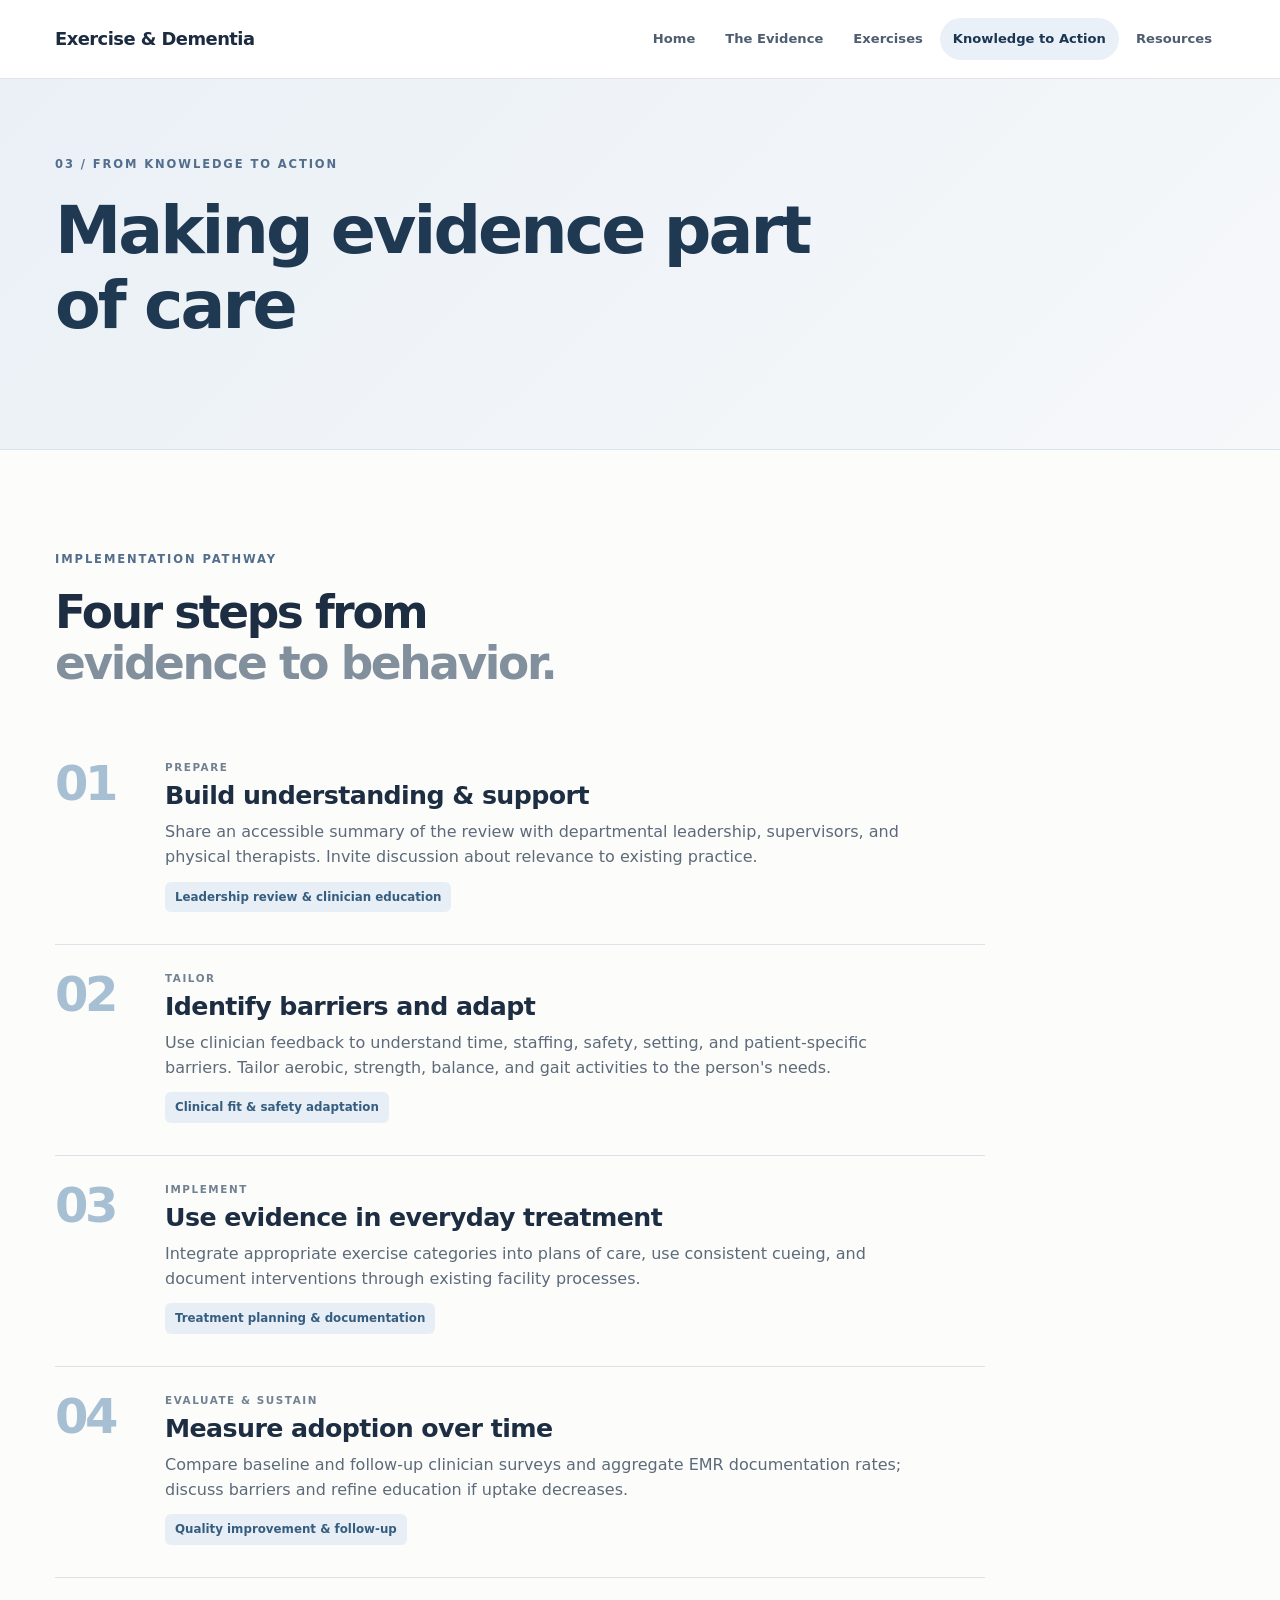
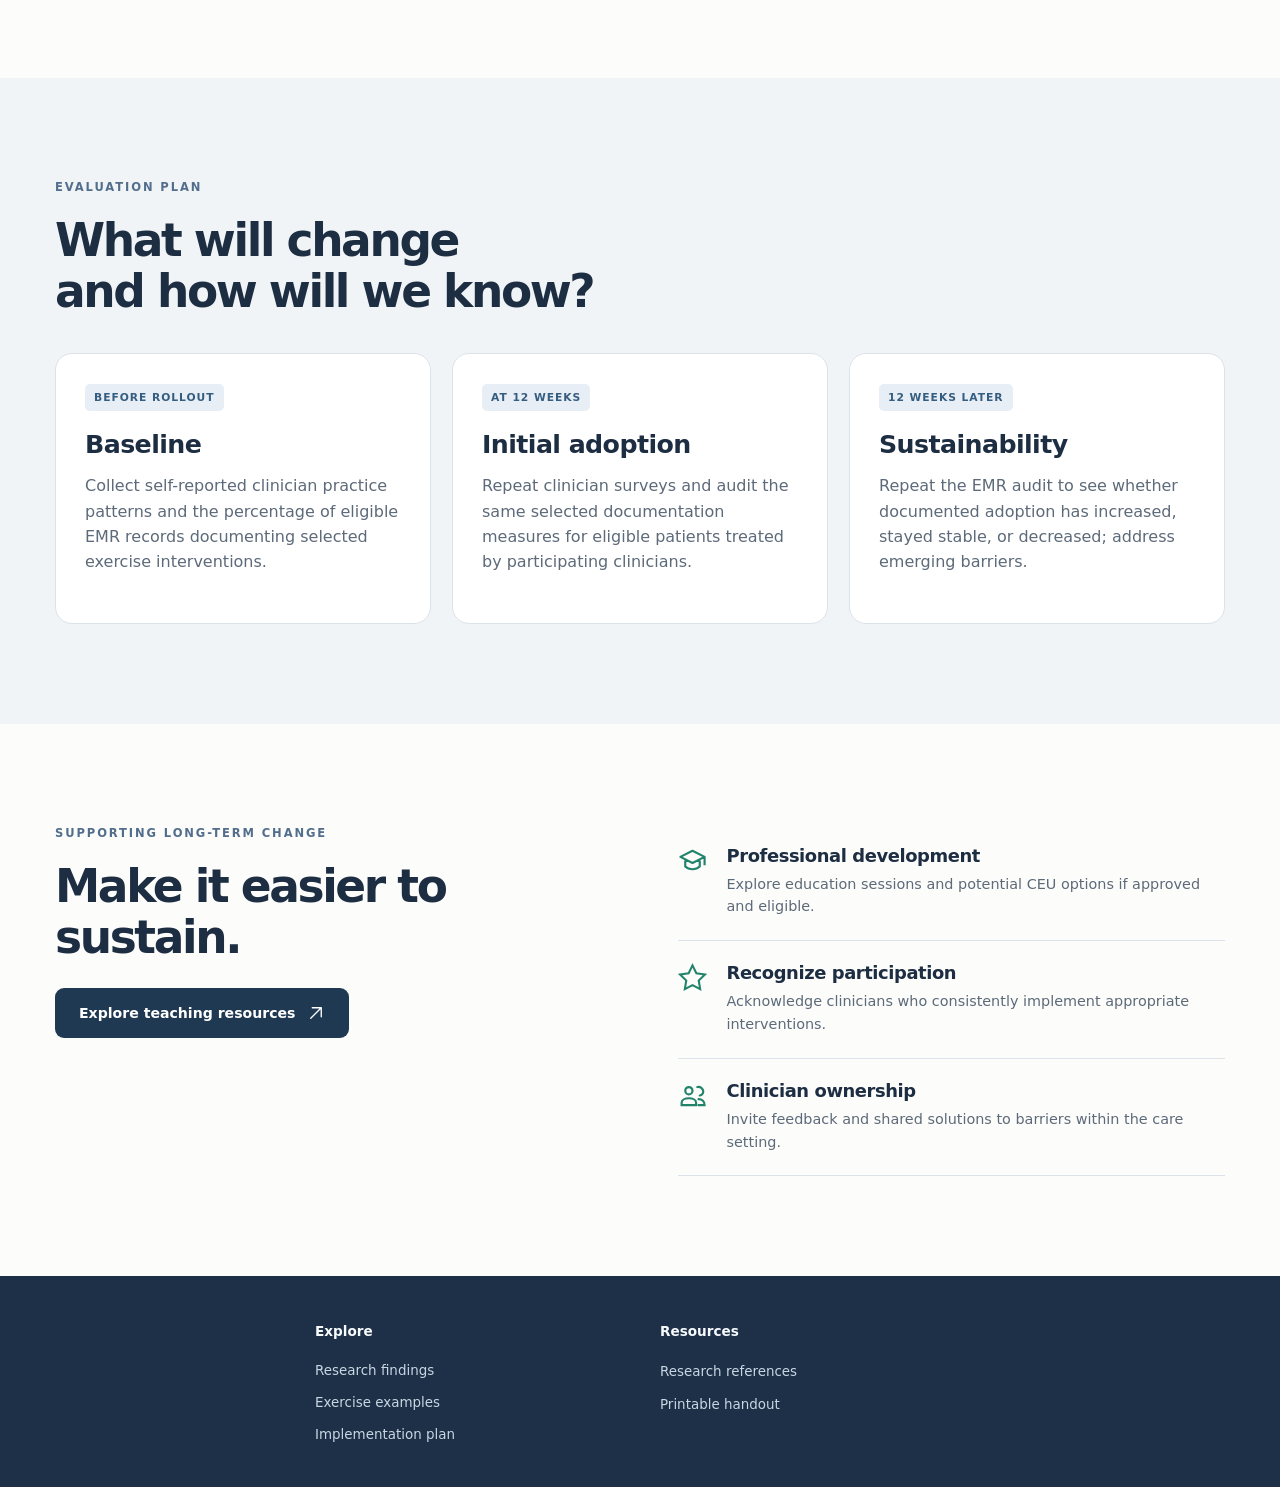
<file: implementation.html>
<!doctype html>
<html lang="en">
<head>
<meta charset="utf-8"><meta name="viewport" content="width=device-width,initial-scale=1">
<meta name="theme-color" content="#f7f9fb"><meta name="description" content="The proposed exercise and dementia knowledge-to-action implementation and 12-week evaluation plan.">
<title>Knowledge to Action | Exercise &amp; Dementia</title>
<link rel="stylesheet" href="assets/styles.css">
<script defer src="assets/app.js"></script>
</head>
<body data-page="implementation.html">
<a class="skip-link" href="#main">Skip to content</a>
<header class="site-header"><div class="header-inner wrap">
 <a class="topic-identity" href="index.html" aria-label="Exercise and dementia home"><strong>Exercise &amp; Dementia</strong></a>
 <button class="mobile-toggle" type="button" aria-controls="site-nav" aria-expanded="false" aria-label="Open navigation"><svg class="icon " aria-hidden="true"><use href="assets/icons.svg#menu"></use></svg></button>
 <nav id="site-nav" class="site-nav" aria-label="Main navigation"><a href="index.html" >Home</a><a href="evidence.html" >The Evidence</a><a href="exercises.html" >Exercises</a><a href="implementation.html" aria-current="page">Knowledge to Action</a><a href="resources.html" >Resources</a></nav>
</div></header>
<main id="main"><section class="page-hero"><div class="wrap"><div class="eyebrow">03 / FROM KNOWLEDGE TO ACTION</div><h1>Making evidence part of care</h1></div></section>
<section class="section"><div class="wrap"><div class="section-head section-head-single"><div><p class="eyebrow">IMPLEMENTATION PATHWAY</p><h2>Four steps from<br><span class="muted">evidence to behavior.</span></h2></div></div>
<div class="timeline"><div class="timeline-item"><span class="timeline-number">01</span><div><p class="mini-label">PREPARE</p><h3>Build understanding &amp; support</h3><p>Share an accessible summary of the review with departmental leadership, supervisors, and physical therapists. Invite discussion about relevance to existing practice.</p><span class="timeline-chip">Leadership review &amp; clinician education</span></div></div>
<div class="timeline-item"><span class="timeline-number">02</span><div><p class="mini-label">TAILOR</p><h3>Identify barriers and adapt</h3><p>Use clinician feedback to understand time, staffing, safety, setting, and patient-specific barriers. Tailor aerobic, strength, balance, and gait activities to the person's needs.</p><span class="timeline-chip">Clinical fit &amp; safety adaptation</span></div></div>
<div class="timeline-item"><span class="timeline-number">03</span><div><p class="mini-label">IMPLEMENT</p><h3>Use evidence in everyday treatment</h3><p>Integrate appropriate exercise categories into plans of care, use consistent cueing, and document interventions through existing facility processes.</p><span class="timeline-chip">Treatment planning &amp; documentation</span></div></div>
<div class="timeline-item"><span class="timeline-number">04</span><div><p class="mini-label">EVALUATE &amp; SUSTAIN</p><h3>Measure adoption over time</h3><p>Compare baseline and follow-up clinician surveys and aggregate EMR documentation rates; discuss barriers and refine education if uptake decreases.</p><span class="timeline-chip">Quality improvement &amp; follow-up</span></div></div></div></div></section>
<section class="section pale-section"><div class="wrap"><p class="eyebrow">EVALUATION PLAN</p><h2>What will change<br>and how will we know?</h2><div class="three-cards eval-cards"><article><span class="eval-badge">BEFORE ROLLOUT</span><h3>Baseline</h3><p>Collect self-reported clinician practice patterns and the percentage of eligible EMR records documenting selected exercise interventions.</p></article><article><span class="eval-badge">AT 12 WEEKS</span><h3>Initial adoption</h3><p>Repeat clinician surveys and audit the same selected documentation measures for eligible patients treated by participating clinicians.</p></article><article><span class="eval-badge">12 WEEKS LATER</span><h3>Sustainability</h3><p>Repeat the EMR audit to see whether documented adoption has increased, stayed stable, or decreased; address emerging barriers.</p></article></div>
</div></section>
<section class="section"><div class="wrap two-col"><div><p class="eyebrow">SUPPORTING LONG-TERM CHANGE</p><h2>Make it easier to sustain.</h2><a class="btn btn-primary" href="resources.html">Explore teaching resources<svg class="icon " aria-hidden="true"><use href="assets/icons.svg#arrow-up-right"></use></svg></a></div><div class="support-list"><article><svg class="icon " aria-hidden="true"><use href="assets/icons.svg#graduation"></use></svg><div><h3>Professional development</h3><p>Explore education sessions and potential CEU options if approved and eligible.</p></div></article><article><svg class="icon " aria-hidden="true"><use href="assets/icons.svg#star"></use></svg><div><h3>Recognize participation</h3><p>Acknowledge clinicians who consistently implement appropriate interventions.</p></div></article><article><svg class="icon " aria-hidden="true"><use href="assets/icons.svg#users"></use></svg><div><h3>Clinician ownership</h3><p>Invite feedback and shared solutions to barriers within the care setting.</p></div></article></div></div></section>
</main>
<footer class="site-footer"><div class="wrap footer-grid">
 <div><strong>Explore</strong><a href="evidence.html">Research findings</a><a href="exercises.html">Exercise examples</a><a href="implementation.html">Implementation plan</a></div>
 <div><strong>Resources</strong><a href="resources.html">Research references</a><a href="handout.html">Printable handout</a></div>
</div></footer>
</body></html>
</file>
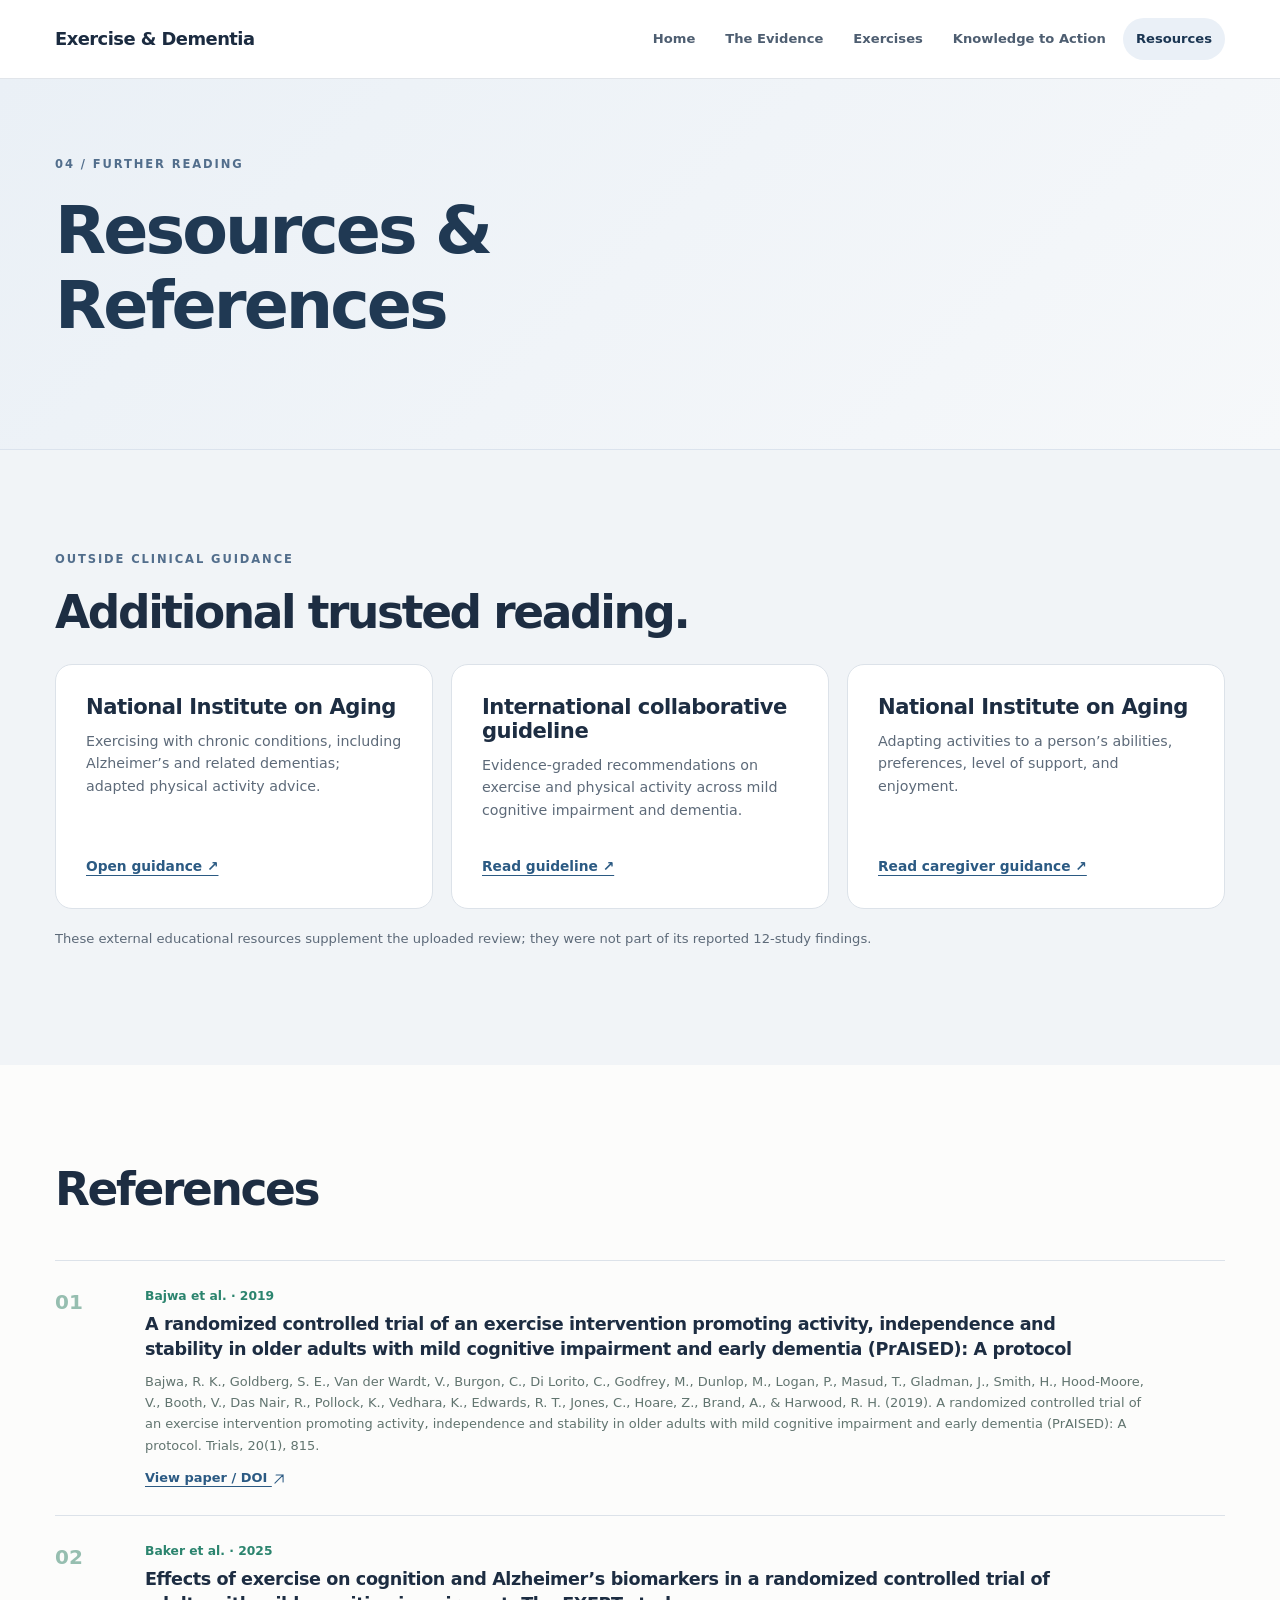
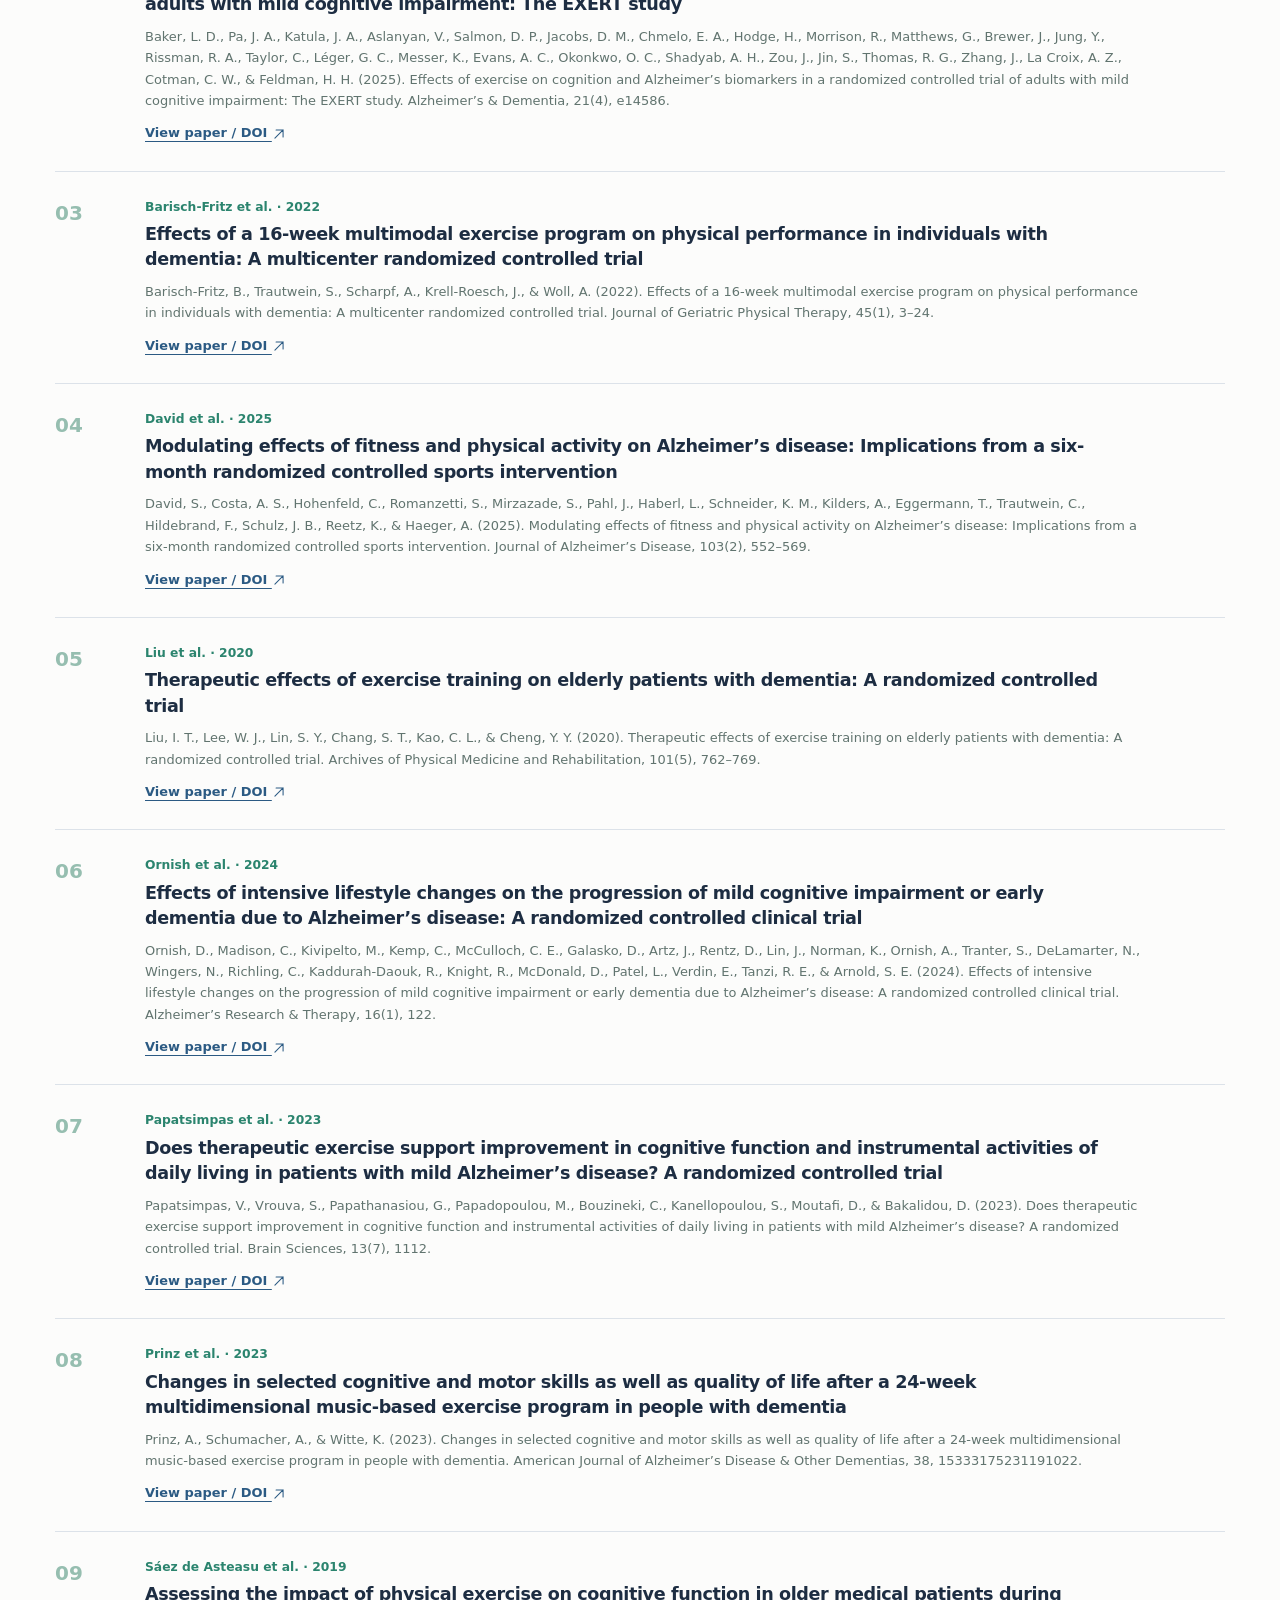
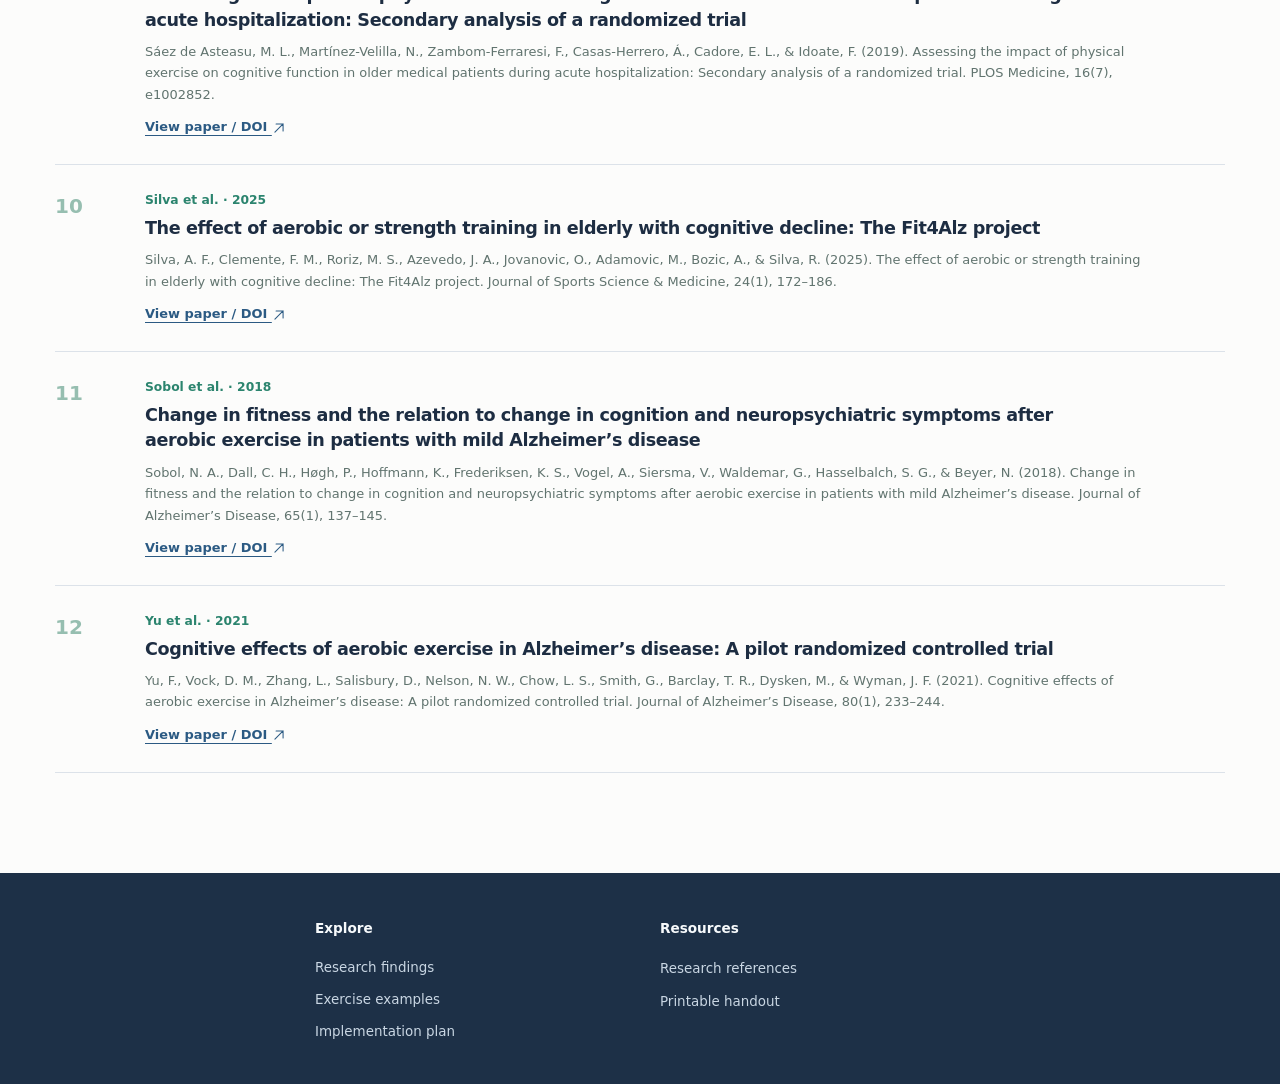
<file: resources.html>
<!doctype html>
<html lang="en">
<head>
<meta charset="utf-8"><meta name="viewport" content="width=device-width,initial-scale=1">
<meta name="theme-color" content="#f7f9fb"><meta name="description" content="Project bibliography and trusted public resources on exercise and dementia.">
<title>Resources &amp; References | Exercise &amp; Dementia</title>
<link rel="stylesheet" href="assets/styles.css">
<script defer src="assets/app.js"></script>
</head>
<body data-page="resources.html">
<a class="skip-link" href="#main">Skip to content</a>
<header class="site-header"><div class="header-inner wrap">
 <a class="topic-identity" href="index.html" aria-label="Exercise and dementia home"><strong>Exercise &amp; Dementia</strong></a>
 <button class="mobile-toggle" type="button" aria-controls="site-nav" aria-expanded="false" aria-label="Open navigation"><svg class="icon " aria-hidden="true"><use href="assets/icons.svg#menu"></use></svg></button>
 <nav id="site-nav" class="site-nav" aria-label="Main navigation"><a href="index.html" >Home</a><a href="evidence.html" >The Evidence</a><a href="exercises.html" >Exercises</a><a href="implementation.html" >Knowledge to Action</a><a href="resources.html" aria-current="page">Resources</a></nav>
</div></header>
<main id="main"><section class="page-hero"><div class="wrap"><div class="eyebrow">04 / FURTHER READING</div><h1>Resources &amp; References</h1></div></section>
<section class="section pale-section"><div class="wrap"><p class="eyebrow">OUTSIDE CLINICAL GUIDANCE</p><h2>Additional trusted reading.</h2><div class="external-grid"><article><h3>National Institute on Aging</h3><p>Exercising with chronic conditions, including Alzheimer’s and related dementias; adapted physical activity advice.</p><a class="text-link" href="https://www.nia.nih.gov/health/exercise-and-physical-activity/exercising-chronic-conditions" target="_blank" rel="noopener noreferrer">Open guidance ↗</a></article><article><h3>International collaborative guideline</h3><p>Evidence-graded recommendations on exercise and physical activity across mild cognitive impairment and dementia.</p><a class="text-link" href="https://pmc.ncbi.nlm.nih.gov/articles/PMC10587099/" target="_blank" rel="noopener noreferrer">Read guideline ↗</a></article><article><h3>National Institute on Aging</h3><p>Adapting activities to a person’s abilities, preferences, level of support, and enjoyment.</p><a class="text-link" href="https://www.nia.nih.gov/health/staying-physically-active-alzheimers" target="_blank" rel="noopener noreferrer">Read caregiver guidance ↗</a></article></div><p class="source-note">These external educational resources supplement the uploaded review; they were not part of its reported 12-study findings.</p></div></section>
<section class="section"><div class="wrap"><div class="section-head section-head-single"><div><h2>References</h2></div></div>
<div class="reference-list"><article class="reference-item"><div class="ref-num">01</div><div><p class="ref-author">Bajwa et al. · 2019</p><h3>A randomized controlled trial of an exercise intervention promoting activity, independence and stability in older adults with mild cognitive impairment and early dementia (PrAISED): A protocol</h3><p class="ref-citation">Bajwa, R. K., Goldberg, S. E., Van der Wardt, V., Burgon, C., Di Lorito, C., Godfrey, M., Dunlop, M., Logan, P., Masud, T., Gladman, J., Smith, H., Hood-Moore, V., Booth, V., Das Nair, R., Pollock, K., Vedhara, K., Edwards, R. T., Jones, C., Hoare, Z., Brand, A., &amp; Harwood, R. H. (2019). A randomized controlled trial of an exercise intervention promoting activity, independence and stability in older adults with mild cognitive impairment and early dementia (PrAISED): A protocol. Trials, 20(1), 815.</p><a class="text-link" href="https://doi.org/10.1186/s13063-019-3871-9" target="_blank" rel="noopener noreferrer">View paper / DOI <svg class="icon " aria-hidden="true"><use href="assets/icons.svg#arrow-up-right"></use></svg></a></div></article><article class="reference-item"><div class="ref-num">02</div><div><p class="ref-author">Baker et al. · 2025</p><h3>Effects of exercise on cognition and Alzheimer’s biomarkers in a randomized controlled trial of adults with mild cognitive impairment: The EXERT study</h3><p class="ref-citation">Baker, L. D., Pa, J. A., Katula, J. A., Aslanyan, V., Salmon, D. P., Jacobs, D. M., Chmelo, E. A., Hodge, H., Morrison, R., Matthews, G., Brewer, J., Jung, Y., Rissman, R. A., Taylor, C., Léger, G. C., Messer, K., Evans, A. C., Okonkwo, O. C., Shadyab, A. H., Zou, J., Jin, S., Thomas, R. G., Zhang, J., La Croix, A. Z., Cotman, C. W., &amp; Feldman, H. H. (2025). Effects of exercise on cognition and Alzheimer’s biomarkers in a randomized controlled trial of adults with mild cognitive impairment: The EXERT study. Alzheimer’s &amp; Dementia, 21(4), e14586.</p><a class="text-link" href="https://doi.org/10.1002/alz.14586" target="_blank" rel="noopener noreferrer">View paper / DOI <svg class="icon " aria-hidden="true"><use href="assets/icons.svg#arrow-up-right"></use></svg></a></div></article><article class="reference-item"><div class="ref-num">03</div><div><p class="ref-author">Barisch-Fritz et al. · 2022</p><h3>Effects of a 16-week multimodal exercise program on physical performance in individuals with dementia: A multicenter randomized controlled trial</h3><p class="ref-citation">Barisch-Fritz, B., Trautwein, S., Scharpf, A., Krell-Roesch, J., &amp; Woll, A. (2022). Effects of a 16-week multimodal exercise program on physical performance in individuals with dementia: A multicenter randomized controlled trial. Journal of Geriatric Physical Therapy, 45(1), 3–24.</p><a class="text-link" href="https://doi.org/10.1519/JPT.0000000000000308" target="_blank" rel="noopener noreferrer">View paper / DOI <svg class="icon " aria-hidden="true"><use href="assets/icons.svg#arrow-up-right"></use></svg></a></div></article><article class="reference-item"><div class="ref-num">04</div><div><p class="ref-author">David et al. · 2025</p><h3>Modulating effects of fitness and physical activity on Alzheimer’s disease: Implications from a six-month randomized controlled sports intervention</h3><p class="ref-citation">David, S., Costa, A. S., Hohenfeld, C., Romanzetti, S., Mirzazade, S., Pahl, J., Haberl, L., Schneider, K. M., Kilders, A., Eggermann, T., Trautwein, C., Hildebrand, F., Schulz, J. B., Reetz, K., &amp; Haeger, A. (2025). Modulating effects of fitness and physical activity on Alzheimer’s disease: Implications from a six-month randomized controlled sports intervention. Journal of Alzheimer’s Disease, 103(2), 552–569.</p><a class="text-link" href="https://doi.org/10.1177/13872877241303764" target="_blank" rel="noopener noreferrer">View paper / DOI <svg class="icon " aria-hidden="true"><use href="assets/icons.svg#arrow-up-right"></use></svg></a></div></article><article class="reference-item"><div class="ref-num">05</div><div><p class="ref-author">Liu et al. · 2020</p><h3>Therapeutic effects of exercise training on elderly patients with dementia: A randomized controlled trial</h3><p class="ref-citation">Liu, I. T., Lee, W. J., Lin, S. Y., Chang, S. T., Kao, C. L., &amp; Cheng, Y. Y. (2020). Therapeutic effects of exercise training on elderly patients with dementia: A randomized controlled trial. Archives of Physical Medicine and Rehabilitation, 101(5), 762–769.</p><a class="text-link" href="https://doi.org/10.1016/j.apmr.2020.01.012" target="_blank" rel="noopener noreferrer">View paper / DOI <svg class="icon " aria-hidden="true"><use href="assets/icons.svg#arrow-up-right"></use></svg></a></div></article><article class="reference-item"><div class="ref-num">06</div><div><p class="ref-author">Ornish et al. · 2024</p><h3>Effects of intensive lifestyle changes on the progression of mild cognitive impairment or early dementia due to Alzheimer’s disease: A randomized controlled clinical trial</h3><p class="ref-citation">Ornish, D., Madison, C., Kivipelto, M., Kemp, C., McCulloch, C. E., Galasko, D., Artz, J., Rentz, D., Lin, J., Norman, K., Ornish, A., Tranter, S., DeLamarter, N., Wingers, N., Richling, C., Kaddurah-Daouk, R., Knight, R., McDonald, D., Patel, L., Verdin, E., Tanzi, R. E., &amp; Arnold, S. E. (2024). Effects of intensive lifestyle changes on the progression of mild cognitive impairment or early dementia due to Alzheimer’s disease: A randomized controlled clinical trial. Alzheimer’s Research &amp; Therapy, 16(1), 122.</p><a class="text-link" href="https://doi.org/10.1186/s13195-024-01482-z" target="_blank" rel="noopener noreferrer">View paper / DOI <svg class="icon " aria-hidden="true"><use href="assets/icons.svg#arrow-up-right"></use></svg></a></div></article><article class="reference-item"><div class="ref-num">07</div><div><p class="ref-author">Papatsimpas et al. · 2023</p><h3>Does therapeutic exercise support improvement in cognitive function and instrumental activities of daily living in patients with mild Alzheimer’s disease? A randomized controlled trial</h3><p class="ref-citation">Papatsimpas, V., Vrouva, S., Papathanasiou, G., Papadopoulou, M., Bouzineki, C., Kanellopoulou, S., Moutafi, D., &amp; Bakalidou, D. (2023). Does therapeutic exercise support improvement in cognitive function and instrumental activities of daily living in patients with mild Alzheimer’s disease? A randomized controlled trial. Brain Sciences, 13(7), 1112.</p><a class="text-link" href="https://doi.org/10.3390/brainsci13071112" target="_blank" rel="noopener noreferrer">View paper / DOI <svg class="icon " aria-hidden="true"><use href="assets/icons.svg#arrow-up-right"></use></svg></a></div></article><article class="reference-item"><div class="ref-num">08</div><div><p class="ref-author">Prinz et al. · 2023</p><h3>Changes in selected cognitive and motor skills as well as quality of life after a 24-week multidimensional music-based exercise program in people with dementia</h3><p class="ref-citation">Prinz, A., Schumacher, A., &amp; Witte, K. (2023). Changes in selected cognitive and motor skills as well as quality of life after a 24-week multidimensional music-based exercise program in people with dementia. American Journal of Alzheimer’s Disease &amp; Other Dementias, 38, 15333175231191022.</p><a class="text-link" href="https://doi.org/10.1177/15333175231191022" target="_blank" rel="noopener noreferrer">View paper / DOI <svg class="icon " aria-hidden="true"><use href="assets/icons.svg#arrow-up-right"></use></svg></a></div></article><article class="reference-item"><div class="ref-num">09</div><div><p class="ref-author">Sáez de Asteasu et al. · 2019</p><h3>Assessing the impact of physical exercise on cognitive function in older medical patients during acute hospitalization: Secondary analysis of a randomized trial</h3><p class="ref-citation">Sáez de Asteasu, M. L., Martínez-Velilla, N., Zambom-Ferraresi, F., Casas-Herrero, Á., Cadore, E. L., &amp; Idoate, F. (2019). Assessing the impact of physical exercise on cognitive function in older medical patients during acute hospitalization: Secondary analysis of a randomized trial. PLOS Medicine, 16(7), e1002852.</p><a class="text-link" href="https://doi.org/10.1371/journal.pmed.1002852" target="_blank" rel="noopener noreferrer">View paper / DOI <svg class="icon " aria-hidden="true"><use href="assets/icons.svg#arrow-up-right"></use></svg></a></div></article><article class="reference-item"><div class="ref-num">10</div><div><p class="ref-author">Silva et al. · 2025</p><h3>The effect of aerobic or strength training in elderly with cognitive decline: The Fit4Alz project</h3><p class="ref-citation">Silva, A. F., Clemente, F. M., Roriz, M. S., Azevedo, J. A., Jovanovic, O., Adamovic, M., Bozic, A., &amp; Silva, R. (2025). The effect of aerobic or strength training in elderly with cognitive decline: The Fit4Alz project. Journal of Sports Science &amp; Medicine, 24(1), 172–186.</p><a class="text-link" href="https://doi.org/10.52082/jssm.2025.172" target="_blank" rel="noopener noreferrer">View paper / DOI <svg class="icon " aria-hidden="true"><use href="assets/icons.svg#arrow-up-right"></use></svg></a></div></article><article class="reference-item"><div class="ref-num">11</div><div><p class="ref-author">Sobol et al. · 2018</p><h3>Change in fitness and the relation to change in cognition and neuropsychiatric symptoms after aerobic exercise in patients with mild Alzheimer’s disease</h3><p class="ref-citation">Sobol, N. A., Dall, C. H., Høgh, P., Hoffmann, K., Frederiksen, K. S., Vogel, A., Siersma, V., Waldemar, G., Hasselbalch, S. G., &amp; Beyer, N. (2018). Change in fitness and the relation to change in cognition and neuropsychiatric symptoms after aerobic exercise in patients with mild Alzheimer’s disease. Journal of Alzheimer’s Disease, 65(1), 137–145.</p><a class="text-link" href="https://doi.org/10.3233/JAD-180253" target="_blank" rel="noopener noreferrer">View paper / DOI <svg class="icon " aria-hidden="true"><use href="assets/icons.svg#arrow-up-right"></use></svg></a></div></article><article class="reference-item"><div class="ref-num">12</div><div><p class="ref-author">Yu et al. · 2021</p><h3>Cognitive effects of aerobic exercise in Alzheimer’s disease: A pilot randomized controlled trial</h3><p class="ref-citation">Yu, F., Vock, D. M., Zhang, L., Salisbury, D., Nelson, N. W., Chow, L. S., Smith, G., Barclay, T. R., Dysken, M., &amp; Wyman, J. F. (2021). Cognitive effects of aerobic exercise in Alzheimer’s disease: A pilot randomized controlled trial. Journal of Alzheimer’s Disease, 80(1), 233–244.</p><a class="text-link" href="https://doi.org/10.3233/JAD-201100" target="_blank" rel="noopener noreferrer">View paper / DOI <svg class="icon " aria-hidden="true"><use href="assets/icons.svg#arrow-up-right"></use></svg></a></div></article></div></div></section>
</main>
<footer class="site-footer"><div class="wrap footer-grid">
 <div><strong>Explore</strong><a href="evidence.html">Research findings</a><a href="exercises.html">Exercise examples</a><a href="implementation.html">Implementation plan</a></div>
 <div><strong>Resources</strong><a href="resources.html">Research references</a><a href="handout.html">Printable handout</a></div>
</div></footer>
</body></html>
</file>
<file: assets/styles.css>
:root{--ink:#153436;--muted:#526a68;--deep:#0b2c2e;--deep2:#113d3d;--mint:#bce9d5;--lime:#e4edb3;--cream:#fbfaf5;--pale:#eff5f0;--line:#dce6de;--teal:#177c69;--amber:#c18437;--blue:#397aa2;--radius:20px;--shadow:0 18px 60px rgba(5,47,42,.075);font-family:Inter,"Avenir Next",Avenir,system-ui,-apple-system,BlinkMacSystemFont,"Segoe UI",sans-serif;color:var(--ink);background:var(--cream);font-synthesis:none}
*{box-sizing:border-box}html{scroll-behavior:smooth}body{margin:0;line-height:1.58;-webkit-font-smoothing:antialiased}a{color:inherit}p{margin:0 0 1.2em}img,svg{max-width:100%}button,input{font:inherit}.wrap{width:min(1170px,calc(100% - 72px));margin-inline:auto}.icon{width:22px;height:22px;flex:none;vertical-align:middle}h1,h2,h3{line-height:1.12;letter-spacing:-.044em;margin:0 0 .54em;font-weight:740}h1{font-size:clamp(2.8rem,5vw,5.45rem)}h2{font-size:clamp(2.1rem,3.55vw,3.55rem)}h3{font-size:1.35rem;letter-spacing:-.023em}p{color:var(--muted)}.sr-only{position:absolute;width:1px;height:1px;padding:0;overflow:hidden;clip:rect(0,0,0,0);white-space:nowrap;border:0}.skip-link{position:absolute;left:1rem;top:-8rem;background:#fff;color:#092d2d;padding:1rem;z-index:99}.skip-link:focus{top:1rem}:focus-visible{outline:3px solid #f2c476;outline-offset:4px}[hidden]{display:none!important}
.site-header{position:relative;z-index:20;background:var(--deep);color:#fff;border-bottom:1px solid #2c4d4b}.header-inner{min-height:91px;display:flex;align-items:center;justify-content:space-between;gap:30px}.brand{text-decoration:none;display:inline-flex;align-items:center;gap:12px;flex:none}.brand-mark{background:#d5efdb;color:var(--deep);border-radius:14px;width:43px;height:43px;display:grid;place-items:center}.brand-mark .icon{width:29px;height:29px}.brand strong{font-size:1.52rem;line-height:1;letter-spacing:-.055em;font-weight:790;display:block}.brand-accent,.footer-brand span{color:#aedbbf}.brand small{display:block;letter-spacing:.18em;font-size:.56rem;color:#adccc6;font-weight:700;margin-top:5px}.site-nav{display:flex;align-items:center;gap:4px}.site-nav a{color:#c6d9d3;text-decoration:none;font-size:.82rem;font-weight:650;padding:11px 13px;border-radius:999px;white-space:nowrap;transition:.2s}.site-nav a:hover,.site-nav a[aria-current="page"]{background:#24524f;color:#fff}.mobile-toggle{display:none;color:#fff;background:none;border:1px solid #4d7069;border-radius:10px;width:45px;height:43px;place-items:center;cursor:pointer}
.eyebrow{font-size:.72rem;letter-spacing:.165em;color:#267969;font-weight:820;margin:0 0 20px;text-transform:uppercase}.eyebrow.light{color:#c5ebd0}.eyebrow-line{height:1px;width:26px;background:#8bb6a6;display:inline-block;vertical-align:middle;margin:0 7px 3px}.mini-label{letter-spacing:.15em;font-size:.65rem;font-weight:820;color:#637d76;margin-bottom:10px}.muted{color:#7a9690}.section{padding:100px 0}.pale-section{background:var(--pale)}.section-head{display:grid;grid-template-columns:1.15fr .85fr;gap:50px;align-items:end;margin-bottom:44px}.section-head h2{margin-bottom:0}.section-head>p{max-width:430px;font-size:1rem;line-height:1.82;margin:0 0 7px}.section h2{letter-spacing:-.052em}.story-text{font-size:1.06rem;line-height:1.84;max-width:530px}.btn{display:inline-flex;align-items:center;justify-content:center;gap:12px;padding:15px 23px;border-radius:999px;text-decoration:none;font-size:.88rem;font-weight:760;transition:transform .2s,background .2s,border-color .2s;line-height:1.2;white-space:normal;cursor:pointer;border:1px solid transparent}.btn:hover{transform:translateY(-2px)}.btn-primary{background:var(--lime);color:#193a32}.btn-primary:hover{background:#f3f6cb}.btn-secondary{border-color:#547973;color:#edf9f0;background:transparent}.btn-secondary:hover{background:#285653}.btn .icon{width:18px;height:18px}.text-link{font-weight:800;color:#0b6a59;text-underline-offset:4px;text-decoration-thickness:1px;font-size:.86rem}.text-link .icon{width:14px;height:14px}
.hero{position:relative;background:radial-gradient(circle at 80% 42%,#225555 0%,transparent 46%),linear-gradient(145deg,#0a2a2d,#103936 66%,#0b302e);color:#fff;overflow:hidden}.hero:after{content:"";position:absolute;width:1200px;height:700px;left:45%;top:-450px;background:radial-gradient(circle,rgba(154,204,167,.06),transparent 75%);pointer-events:none}.hero-grid{display:grid;grid-template-columns:1.1fr .9fr;align-items:center;min-height:625px;gap:36px}.hero-copy{padding:78px 0 86px;position:relative;z-index:2}.hero h1{font-size:clamp(3.5rem,5.35vw,6.15rem);line-height:1.03;letter-spacing:-.06em;margin:0 0 28px}.hero h1 em{font-style:normal;color:var(--mint)}.hero-lede{color:#c5d8d2;font-size:1.02rem;line-height:1.85;max-width:565px;margin-bottom:30px}.hero-actions{display:flex;gap:13px;flex-wrap:wrap}.hero-note{font-size:.76rem;color:#9bc5b7;margin-top:27px}.hero-illustration{position:relative;min-height:480px;isolation:isolate}.orbit{position:absolute;border:1px solid rgba(173,229,198,.16);border-radius:50%;left:50%;top:48%;transform:translate(-50%,-50%)}.orbit-one{height:475px;width:475px}.orbit-two{height:360px;width:360px;border-style:dashed;border-color:rgba(173,229,198,.22)}.hero-visual-core{position:absolute;z-index:2;left:26%;top:20%;width:290px;height:300px;background:linear-gradient(145deg,#daecdf,#b1deca);border-radius:42% 58% 46% 54% / 51% 40% 60% 49%;display:flex;flex-direction:column;align-items:center;justify-content:center;text-align:center;box-shadow:0 26px 90px rgba(5,25,25,.22);color:#1a5549;transform:rotate(-6deg)}.core-icon{display:grid;place-items:center;width:125px;height:125px;border-radius:45%;background:rgba(255,255,255,.5);margin-bottom:15px}.core-icon .icon{width:93px;height:93px}.hero-visual-core span{font-size:.65rem;letter-spacing:.2em;font-weight:850;margin:2px 0 8px}.hero-visual-core strong{font-size:1.6rem;line-height:1.14;letter-spacing:-.04em}.float-card{position:absolute;z-index:3;display:flex;align-items:center;gap:13px;background:#fff;color:#214443;padding:17px 20px;border-radius:15px;box-shadow:0 20px 60px rgba(0,0,0,.16);width:245px}.float-top{right:-6px;top:48px;transform:rotate(4deg)}.float-bottom{left:-7px;bottom:40px;transform:rotate(-4deg)}.round-icon{width:41px;height:41px;border-radius:14px;display:grid;place-items:center;background:#ecf5e5;color:#32685c}.round-icon .icon{width:24px;height:24px}.float-card small{display:block;letter-spacing:.12em;color:#7d938d;font-weight:800;font-size:.59rem}.float-card strong{font-size:.93rem;line-height:1.25;display:block;margin-top:4px}.dotted-path{position:absolute;left:0;bottom:27%;width:120px;height:120px;border-bottom:5px dotted #7aa595;border-radius:50%;opacity:.4}.stats-band{background:#e7f1e7}.stats-grid{display:grid;grid-template-columns:repeat(4,1fr)}.stats-grid>div{padding:30px 28px;border-right:1px solid #cfdfd2;display:flex;flex-direction:column;gap:2px}.stats-grid>div:first-child{padding-left:0}.stats-grid>div:last-child{border:0}.stats-grid strong{font-size:2.1rem;font-weight:790;line-height:1.1;letter-spacing:-.07em;color:#194d44}.stats-grid span{font-size:.77rem;color:#5e7870;font-weight:650}.stats-grid .sub-number{font-size:1rem;color:#66857a}
.three-cards{display:grid;grid-template-columns:repeat(3,minmax(0,1fr));gap:21px}.outcome-card{padding:32px 29px 31px;border:1px solid var(--line);background:#fff;border-radius:var(--radius);box-shadow:0 5px 18px rgba(7,50,45,.02);min-height:320px;display:flex;flex-direction:column}.outcome-card h3{font-size:1.57rem;margin-bottom:12px}.outcome-card p:not(.mini-label){font-size:.94rem;line-height:1.74}.outcome-card .text-link{margin-top:auto}.outcome-symbol,.evidence-icon{width:60px;height:60px;border-radius:17px;display:grid;place-items:center;margin-bottom:29px}.outcome-symbol .icon{height:31px;width:31px}.teal{background:#e2f3e9;color:#14745f}.amber{background:#f9f0e0;color:#b47c35}.blue{background:#e7f1f7;color:#347da4}.split-story{display:grid;grid-template-columns:1fr .9fr;gap:90px;align-items:center}.split-story h2{margin-bottom:25px}.split-story .story-text{margin-bottom:25px}.split-story .btn{background:#123d39;color:#fff}.steps-panel{padding:20px 37px;background:#fff;border-radius:25px;border:1px solid var(--line);box-shadow:var(--shadow)}.path-step{display:grid;grid-template-columns:55px 1fr;gap:24px;padding:25px 0;border-bottom:1px solid var(--line)}.path-step:last-child{border:0}.path-step>span{font-size:1.9rem;font-weight:750;color:#84afa1;letter-spacing:-.07em}.path-step h3{margin-bottom:6px;font-size:1.18rem}.path-step p{font-size:.87rem;margin:0}.cta-card{display:flex;justify-content:space-between;align-items:center;gap:30px;background:#153e3a;border-radius:25px;padding:43px 52px;color:#fff}.cta-card .eyebrow{color:#afd7c2}.cta-card h2{font-size:2.25rem;margin-bottom:10px}.cta-card p:not(.eyebrow){color:#ccded6;margin:0}.cta-card .btn{flex:none}.cta-card.flat{background:#123e3b}
.page-hero{background:linear-gradient(140deg,#e4f1e6,#edf4eb 55%,#f7f5e9);padding:76px 0 85px;border-bottom:1px solid #d9e7dc}.page-hero h1{max-width:830px;margin:0 0 22px;font-size:clamp(2.8rem,5.2vw,5.15rem);color:#123a36}.page-lede{max-width:770px;font-size:1.12rem;line-height:1.81;margin:0}.page-hero-hint{display:inline-block;color:#54756b;margin:23px 0 0;font-size:.85rem;border-left:3px solid #88bd9b;padding-left:15px;max-width:770px}.review-banner{background:#123f3c;color:#fff;display:grid;grid-template-columns:1.25fr .75fr;gap:60px;padding:45px 50px;border-radius:23px}.review-banner .eyebrow{color:#bce2c9}.review-banner h2{font-size:2.3rem}.review-banner p{color:#c5dcd1;margin:0;max-width:540px}.review-facts{display:grid;grid-template-columns:repeat(3,1fr);gap:12px;align-content:center}.review-facts>div{border-left:1px solid #4b7970;padding-left:15px}.review-facts strong{font-size:1.6rem;display:block;line-height:1.2}.review-facts span{font-size:.74rem;color:#bdd9ca;line-height:1.45;display:block;margin-top:6px}.chart-heading{margin-top:89px}.evidence-stack{display:grid;grid-template-columns:1fr;gap:22px}.evidence-card{padding:36px 41px;background:white;border:1px solid var(--line);border-radius:20px;scroll-margin-top:35px}.evidence-card-top{display:flex;gap:22px;align-items:center;margin-bottom:16px}.evidence-card-top .evidence-icon{width:60px;height:60px;margin:0;flex:none}.evidence-icon .icon{width:29px;height:29px}.evidence-card-top h3{font-size:1.52rem;margin:0}.evidence-card>p{font-size:.94rem;max-width:880px}.bar{height:20px;overflow:hidden;display:flex;background:#eee;border-radius:100px;margin-top:24px}.bar>span{height:100%;display:block}.bar-positive{background:#24846e}.bar-neutral{background:#a9bbc0}.bar-mixed{background:#e4b968}.bar-blank{background:#e8e9e3}.legend{display:flex;flex-wrap:wrap;gap:14px 25px;margin-top:14px}.legend span{display:inline-flex;align-items:center;gap:7px;font-size:.79rem;color:#4b6860;font-weight:650}.key{width:12px;height:12px;border-radius:4px}.key.positive{background:#24846e}.key.neutral{background:#a9bbc0}.key.mixed{background:#e4b968}.key.blank{background:#e8e9e3;border:1px solid #ccd3ca}.two-col{display:grid;grid-template-columns:1fr 1fr;gap:75px;align-items:start}.guidance-panel{border-radius:21px;padding:30px 34px;background:#fff;border:1px solid var(--line);box-shadow:var(--shadow)}.guidance-panel h3{font-size:1.28rem;margin-bottom:13px}.guide-row{display:flex;gap:19px;padding:19px 0;border-top:1px solid var(--line)}.guide-row>.icon{width:24px;height:24px;color:#178370;margin-top:3px}.guide-row strong{font-size:.96rem;display:block}.guide-row span{font-size:.82rem;display:block;margin-top:5px;color:#6d807b}.disclaimer-text{padding-left:16px;border-left:3px solid #a3cdb5;max-width:495px;font-size:.86rem}.two-card-grid{display:grid;grid-template-columns:1fr 1fr;gap:20px;margin-top:35px}.info-block{background:#fff;border:1px solid var(--line);border-radius:17px;padding:30px}.info-block h3{margin-bottom:12px}.info-block p:last-child{margin:0}.soft-alert{display:flex;gap:18px;align-items:flex-start;padding:24px 27px;border-radius:14px;background:#f3f5e9;border:1px solid #e3e9c9;margin-top:25px}.soft-alert>.icon{color:#477768;flex:none;margin-top:3px}.soft-alert p{font-size:.89rem;margin:0}.soft-alert a{color:#0c6758;font-weight:700}
.safety-banner{background:#eff5e6;border:1px solid #d8e5cf;border-left:5px solid #94b89b;border-radius:14px;display:flex;gap:17px;align-items:flex-start;padding:24px 28px}.safety-banner .icon{color:#357c69;margin-top:1px;width:26px;height:26px}.safety-banner strong{font-size:1.02rem}.safety-banner p{margin:5px 0 0;font-size:.9rem}.filters-block{display:flex;justify-content:space-between;align-items:end;gap:24px;margin:70px 0 30px}.filters-block h2{margin-bottom:0}.filter-controls input{width:min(330px,100%);border:1px solid #cfded4;background:#fff;border-radius:12px;padding:14px 17px;color:var(--ink);outline-offset:3px}.filter-row{display:flex;align-items:center;gap:20px;margin:13px 0}.filter-label{width:117px;flex:none;font-size:.84rem;font-weight:800;color:#4b6860}.filter-group{display:flex;flex-wrap:wrap;gap:8px}.filter-group button{background:#fff;border:1px solid #d4e2d9;color:#4a6960;padding:9px 16px;border-radius:999px;font-weight:670;font-size:.82rem;cursor:pointer;transition:.16s}.filter-group button[aria-pressed="true"],.filter-group button:hover{background:#15433e;border-color:#15433e;color:#fff}.result-count{margin:23px 0 21px;color:#647b74;font-size:.8rem}.exercise-grid{display:grid;grid-template-columns:repeat(3,minmax(0,1fr));gap:23px;align-items:stretch}.exercise-card{background:#fff;border:1px solid var(--line);border-radius:18px;overflow:hidden;display:flex;flex-direction:column;box-shadow:0 8px 22px rgba(11,47,41,.025)}.exercise-image{height:210px;position:relative;display:flex;align-items:center;justify-content:center;overflow:hidden;background:#deeee4;color:#236a60}.exercise-image:before{content:"";position:absolute;width:260px;height:260px;top:-65%;left:-20%;border-radius:50%;background:rgba(255,255,255,.38)}.exercise-image-2{background:#e6efdd;color:#527657}.exercise-image-3{background:#f2e8d7;color:#9b7045}.exercise-image-4{background:#e1ecf0;color:#477a8a}.exercise-index{position:absolute;top:17px;left:23px;font-size:.71rem;font-weight:800;letter-spacing:.14em}.exercise-pictogram{height:148px;width:148px;position:relative;z-index:1}.image-caption{font-size:.59rem;letter-spacing:.13em;position:absolute;right:16px;bottom:14px;opacity:.66;font-weight:800}.exercise-content{padding:25px 25px 0;display:flex;flex-direction:column;flex:1}.exercise-tags{display:flex;gap:8px;flex-wrap:wrap;margin-bottom:15px}.tag{background:#e6f3e8;color:#1a6b55;font-size:.67rem;font-weight:800;padding:6px 10px;border-radius:6px}.pale-tag{color:#67847d;background:#f0f3ed}.exercise-card h3{font-size:1.44rem;margin-bottom:12px}.exercise-card p{font-size:.89rem;line-height:1.75}.exercise-card details{margin-top:auto;border-top:1px solid var(--line)}.exercise-card summary{padding:19px 0;list-style:none;color:#136f5c;font-weight:780;cursor:pointer;font-size:.81rem;display:flex;justify-content:space-between;align-items:center}.exercise-card summary::-webkit-details-marker{display:none}.exercise-card summary span{font-size:1.2rem}.exercise-card details[open] summary span{transform:rotate(45deg)}.exercise-details{padding-bottom:18px}.exercise-details p{font-size:.81rem;margin:0 0 15px}.exercise-details strong{color:#204a41}.no-results{margin:35px 0;padding:30px;background:#fff;border-radius:14px}.no-results button{background:none;border:0;color:#0a6e5a;text-decoration:underline;cursor:pointer}.exercise-bottom{display:grid;grid-template-columns:1fr 1fr;gap:70px;margin-top:95px;align-items:start}.tip-list{display:grid;gap:13px}.tip-list>div{display:flex;gap:15px;background:#eaf2eb;border-radius:12px;padding:16px}.tip-list .icon{color:#2e9675;width:21px;height:21px}.tip-list span{font-size:.91rem;color:#34564c}.exercise-section{padding-bottom:90px}
.timeline{margin-top:25px}.timeline-item{display:grid;grid-template-columns:90px 1fr;gap:20px;padding:25px 0 32px;border-bottom:1px solid var(--line);max-width:930px}.timeline-number{font-size:3rem;color:#b5d4bf;font-weight:800;letter-spacing:-.07em;line-height:1}.timeline-item .mini-label{margin-bottom:6px}.timeline-item h3{font-size:1.58rem;margin-bottom:9px}.timeline-item p:not(.mini-label){max-width:750px;margin-bottom:12px}.timeline-chip{display:inline-block;border-radius:6px;background:#e6f1e7;padding:6px 10px;font-size:.74rem;font-weight:700;color:#266e56}.eval-cards{margin-top:35px}.eval-cards article,.about-principles article{background:#fff;border:1px solid var(--line);border-radius:17px;padding:29px}.eval-cards h3{font-size:1.58rem;margin-top:23px}.eval-badge{background:#e4f0e8;color:#277765;border-radius:5px;padding:7px 9px;font-size:.67rem;font-weight:820;letter-spacing:.09em}.support-list article{display:flex;gap:20px;border-bottom:1px solid var(--line);padding:22px 0}.support-list .icon{width:29px;height:29px;color:#22836b}.support-list h3{font-size:1.12rem;margin-bottom:7px}.support-list p{margin:0;font-size:.9rem}
.resource-tools,.external-grid{display:grid;grid-template-columns:repeat(3,1fr);gap:18px}.resource-tools article,.external-grid article{border:1px solid var(--line);border-radius:17px;background:#fff;padding:30px;display:flex;flex-direction:column;align-items:start}.resource-tools article{min-height:305px}.resource-tools .btn{margin-top:auto;background:#f3f7ec;border-color:#dcebd5;color:#1f6555;padding:11px 15px;font-size:.78rem}.resource-tools h3,.external-grid h3{font-size:1.32rem}.resource-tools p,.external-grid p{font-size:.89rem}.resource-icon{display:grid;place-items:center;width:58px;height:58px;background:#e6f3e9;border-radius:15px;color:#2d8976;margin-bottom:22px}.resource-icon .icon{width:28px;height:28px}.external-grid article .text-link{margin-top:auto}.external-grid article{min-height:245px}.source-note{font-size:.82rem;margin-top:20px}.reference-list{border-top:1px solid var(--line)}.reference-item{display:grid;grid-template-columns:65px 1fr;gap:25px;border-bottom:1px solid var(--line);padding:26px 0}.ref-num{font-size:1.25rem;font-weight:800;color:#96beb0}.ref-author{font-size:.77rem;font-weight:780;color:#2b846e;margin:0 0 5px}.reference-item h3{font-size:1.1rem;line-height:1.45;margin:0 0 8px;max-width:960px}.ref-citation{font-size:.81rem;line-height:1.65;margin:0 0 8px;max-width:1000px;color:#61746f}.reference-item .text-link{font-size:.81rem}.about-intro{align-items:start}.about-intro .story-text{font-size:1.01rem}.principle-number{font-weight:800;font-size:1.8rem;color:#9ac5b2;display:block;margin-bottom:22px}.about-notice{max-width:920px;background:#f4f8f3}.about-notice p+p{margin-top:16px}
.handout-toolbar{display:flex;justify-content:space-between;align-items:center;padding:35px 0}.handout-toolbar .btn{background:#153f39;color:#fff;border:0}.handout-page{background:white;border:1px solid #e0e8e1;box-shadow:var(--shadow);width:min(855px,calc(100% - 40px));margin:0 auto 90px;padding:55px 64px}.handout-header{border-bottom:4px solid #2e8a75;padding-bottom:19px}.handout-header h1{font-size:2.85rem;margin-bottom:9px}.handout-header>p:last-child{max-width:660px;font-size:.91rem}.handout-stats{display:grid;grid-template-columns:repeat(3,1fr);gap:15px;border-bottom:1px solid #d9e5db;margin-bottom:20px}.handout-stats>div{padding:15px 3px;display:flex;flex-direction:column}.handout-stats strong{font-size:1.7rem;line-height:1;color:#247862}.handout-stats span{font-size:.75rem}.handout-page h2{font-size:1.21rem;letter-spacing:-.025em;margin:0 0 8px}.handout-page p,.handout-page li{font-size:.76rem;line-height:1.5;margin-bottom:6px}.handout-page ul,.handout-page ol{padding-left:19px;margin:0 0 12px}.handout-two-col{display:grid;grid-template-columns:1fr 1fr;gap:32px;margin-top:20px}.handout-callout{background:#edf4e8;padding:17px 22px;border-left:4px solid #45967b;margin-top:20px}.handout-callout p{margin:0}.handout-end{font-size:.64rem;line-height:1.55;color:#687b75;border-top:1px solid #dae4dd;margin-top:25px;padding-top:14px}
.site-footer{background:#0b2d2d;color:#f2f8f4;padding:70px 0 25px}.footer-grid{display:grid;grid-template-columns:2fr 1fr 1fr;gap:90px}.footer-brand{font-size:2rem;font-weight:800;letter-spacing:-.07em;margin-bottom:12px}.footer-grid p{color:#aac9bf;max-width:360px;font-size:.91rem}.footer-grid>div:not(:first-child){display:flex;flex-direction:column;align-items:start;gap:12px}.footer-grid strong{font-size:.81rem;margin:8px 0;color:#fff}.footer-grid a{text-decoration:none;color:#abc8bf;font-size:.83rem}.footer-grid a:hover{color:white;text-decoration:underline}.footer-bottom{border-top:1px solid #2b5150;display:flex;justify-content:space-between;gap:20px;color:#95b6a9;font-size:.68rem;margin-top:55px;padding-top:22px}
@media(max-width:1090px){.wrap{width:min(100% - 52px,1080px)}.site-nav a{font-size:.76rem;padding:9px 8px}.hero-grid{grid-template-columns:1.05fr .95fr}.hero-visual-core{left:20%}.float-top{right:-8px}.float-bottom{left:-25px}.resource-tools article{padding:25px}}@media(max-width:820px){.header-inner{min-height:75px}.mobile-toggle{display:grid}.site-nav{display:none;position:absolute;left:0;right:0;top:75px;flex-direction:column;align-items:stretch;background:#103a39;padding:14px 26px 23px;border-bottom:1px solid #52746b;box-shadow:0 15px 30px rgba(0,0,0,.18)}.site-nav.open{display:flex}.site-nav a{font-size:.95rem;padding:12px 15px}.hero-grid{grid-template-columns:1fr}.hero-copy{padding:75px 0 20px}.hero h1{font-size:clamp(3.3rem,8vw,5.8rem)}.hero-illustration{height:410px;min-height:410px;max-width:550px;width:100%;margin:auto}.hero-visual-core{top:12%;left:27%}.float-top{right:0;top:12px}.float-bottom{left:6%;bottom:38px}.stats-grid{grid-template-columns:repeat(2,1fr)}.stats-grid>div{padding:23px 20px!important}.stats-grid>div:nth-child(2){border-right:0}.stats-grid>div:nth-child(-n+2){border-bottom:1px solid #cfdfd2}.section{padding:72px 0}.section-head,.split-story,.two-col,.exercise-bottom{grid-template-columns:1fr;gap:28px}.section-head{margin-bottom:35px}.three-cards,.resource-tools,.external-grid,.exercise-grid{grid-template-columns:repeat(2,minmax(0,1fr))}.review-banner{grid-template-columns:1fr;gap:25px}.cta-card{padding:34px 30px}.filters-block{margin-top:50px}.footer-grid{gap:40px;grid-template-columns:1.5fr 1fr 1fr}.page-hero{padding:66px 0}.exercise-bottom{margin-top:65px}}@media(max-width:560px){.wrap{width:calc(100% - 36px)}.hero-copy{padding-top:56px}.hero h1{font-size:clamp(2.95rem,12vw,4.4rem)}.hero-lede{font-size:.95rem}.hero-actions{flex-direction:column;align-items:stretch}.hero-actions .btn{width:100%}.hero-illustration{height:310px;min-height:310px}.orbit-one{height:320px;width:320px}.orbit-two{height:260px;width:260px}.hero-visual-core{height:220px;width:220px;top:15%;left:23%}.core-icon{height:85px;width:85px;margin-bottom:6px}.core-icon .icon{width:60px;height:60px}.hero-visual-core strong{font-size:1.26rem}.float-card{width:185px;padding:12px;gap:8px}.round-icon{width:34px;height:34px}.round-icon .icon{width:18px;height:18px}.float-card small{font-size:.48rem}.float-card strong{font-size:.74rem}.float-top{top:0;right:-5px}.float-bottom{bottom:2px;left:0}.stats-grid strong{font-size:1.65rem}.stats-grid span{font-size:.68rem}.three-cards,.resource-tools,.external-grid,.exercise-grid,.two-card-grid{grid-template-columns:1fr}.section{padding:61px 0}.outcome-card{min-height:270px}.section-head h2,.section h2{font-size:2.25rem}.cta-card{flex-direction:column;align-items:start;padding:33px 25px}.cta-card h2{font-size:1.88rem}.cta-card .btn{width:100%}.page-hero h1{font-size:3rem}.page-lede{font-size:1rem}.review-banner{padding:27px}.review-banner h2{font-size:1.85rem}.review-facts{grid-template-columns:repeat(3,1fr)}.review-facts strong{font-size:1.1rem}.review-facts span{font-size:.62rem}.chart-heading{margin-top:64px}.evidence-card{padding:23px}.evidence-card-top{gap:12px}.evidence-card-top .evidence-icon{width:45px;height:45px}.evidence-card-top h3{font-size:1.23rem}.legend{gap:9px 18px}.filter-row{display:block}.filter-label{display:block;width:auto;margin-bottom:8px}.filter-controls input{width:100%}.filters-block{display:block}.filter-controls{margin-top:20px}.exercise-image{height:215px}.exercise-grid{gap:17px}.timeline-item{grid-template-columns:48px 1fr;gap:12px}.timeline-number{font-size:2.1rem}.timeline-item h3{font-size:1.25rem}.reference-item{grid-template-columns:33px 1fr;gap:10px}.ref-num{font-size:.92rem}.footer-grid{grid-template-columns:1fr 1fr;gap:30px}.footer-grid>div:first-child{grid-column:1/-1}.footer-bottom{flex-direction:column}.handout-page{padding:30px 25px;width:calc(100% - 24px)}.handout-header h1{font-size:2.3rem}.handout-toolbar{gap:20px;flex-wrap:wrap}.handout-two-col{grid-template-columns:1fr}.brand strong{font-size:1.39rem}.brand small{font-size:.5rem}}
@media(prefers-reduced-motion:reduce){html{scroll-behavior:auto}*,*:before,*:after{transition:none!important;animation:none!important}}
@media print{@page{size:letter;margin:.42in}body{background:white;color:#111;font-size:10px;-webkit-print-color-adjust:exact;print-color-adjust:exact}.site-header,.site-footer,.no-print{display:none!important}.handout-page{width:100%;margin:0;padding:0;box-shadow:none;border:0}.handout-header h1{font-size:30px}.handout-page h2{font-size:13px}.handout-page p,.handout-page li{font-size:10px;line-height:1.45}.handout-page .eyebrow{font-size:9px;margin:0 0 7px}.handout-stats strong{font-size:22px}.handout-stats>div{padding:12px 3px}.handout-two-col{gap:24px;margin-top:14px}.handout-callout{margin-top:15px;padding:14px}.handout-end{font-size:8px}.handout-page section{break-inside:avoid}}

.methods-note{margin:25px 0 -28px;padding:19px 24px;border:1px solid var(--line);border-radius:13px;background:#f3f7f1;color:#56766b;font-size:.85rem;line-height:1.7}.methods-note strong{color:#1b5246}

/* Revision 01: neutral, non-branded educational topic identification. */
.topic-identity {display:inline-flex;flex-direction:column;gap:4px;justify-content:center;
  text-decoration:none;color:#fff;flex-shrink:0;min-width:0}
.topic-identity strong {display:block;font-size:1.15rem;font-weight:720;line-height:1.2;
  letter-spacing:-.018em;color:#fff}
.topic-identity small {font-size:.61rem;letter-spacing:.06em;text-transform:uppercase;
  color:#b6d5cc;font-weight:650;line-height:1.4}
.footer-topic {font-size:1.15rem!important;font-weight:700;color:#fff!important;
  margin:0 0 12px!important;line-height:1.45}
@media(max-width:560px) {
 .topic-identity strong {font-size:1.04rem}
 .topic-identity small {font-size:.54rem;letter-spacing:.035em}
}

/* HOME REVISION 02 — quiet, clinical editorial theme across the site.
   Scoped overrides preserve the Big Picture HTML, card layout, and content. */
:root {
  --ink:#1d2d42; --muted:#5d6a79; --deep:#20354e; --deep2:#293f5a;
  --mint:#e4ebf4; --lime:#dce7f1; --cream:#fcfcfb; --pale:#f1f4f7;
  --line:#dce2e9; --teal:#436889; --amber:#b17a3b; --blue:#467398;
  --shadow:0 16px 55px rgba(18,35,55,.065);
}
body {background:var(--cream)}
.site-header {background:#fff;color:#1d2d42;border-bottom:1px solid #e1e5ea}
.header-inner {min-height:78px}
.topic-identity strong {color:#1b2b40;font-size:1.12rem;font-weight:750;letter-spacing:-.03em}
.site-nav a {color:#4e5e71;font-size:.82rem}
.site-nav a:hover,.site-nav a[aria-current="page"] {background:#eaf0f7;color:#1b3653}
.mobile-toggle {color:#1b2b40;border-color:#cdd7e2}
.eyebrow {color:#526e8c}
.muted {color:#81909c}
.mini-label {color:#718191}
.btn {border-radius:9px;font-weight:700;transition:background .18s ease,transform .18s ease}
.btn-primary {background:#203953;color:#fff}
.btn-primary:hover {background:#305373}
.btn-secondary {background:#fff;border-color:#a9b8ca;color:#203953}
.btn-secondary:hover {background:#eaf0f6}
.text-link {color:#2b5a83}
.hero {background:linear-gradient(140deg,#fafbfc 0%,#f3f6f9 100%);color:#1c2e45;border-bottom:1px solid #e0e6ec}
.hero:after {display:none}
.hero-grid {grid-template-columns:minmax(0,1.08fr) minmax(0,.92fr);min-height:570px;gap:clamp(30px,5vw,80px)}
.hero-copy {padding:84px 0 89px}
.hero h1 {font-size:clamp(3rem,4.6vw,5.05rem);line-height:1.075;letter-spacing:-.057em;max-width:660px;margin-bottom:28px;font-weight:740}
.hero h1 span {color:#66809a;font-weight:560}
.hero-lede {font-size:1.04rem;line-height:1.85;max-width:535px;color:#4f6073;margin:0 0 31px}
.hero-actions {gap:12px}
.hero-photo {position:relative;margin:36px 0;min-height:485px;overflow:hidden;border-radius:17px;background:linear-gradient(140deg,#cbd5df,#8fa4b9);box-shadow:0 28px 65px rgba(27,46,68,.12);border:1px solid #dce4ed}
.hero-photo img {display:block;width:100%;height:100%;min-height:485px;object-fit:cover;object-position:center center}
.hero-photo figcaption {position:absolute;bottom:0;left:0;right:0;font-size:.65rem;letter-spacing:.02em;color:#fff;padding:35px 16px 13px;background:linear-gradient(transparent,rgba(10,26,41,.63))}
.hero-photo figcaption a {color:#fff;text-underline-offset:3px}
.stats-band {background:#e9eef4}
.stats-grid>div {border-right-color:#cbd5e0}
.stats-grid strong {color:#2a4764}
.stats-grid span,.stats-grid .sub-number {color:#596b7e}
.pale-section {background:#f1f4f7}
.split-story .btn {background:#203953;color:#fff}
.steps-panel {border-color:#dce4ea}
.path-step>span {color:#a1b0c0}
.cta-card,.cta-card.flat {background:#203953}
.cta-card .eyebrow {color:#c9d8ea}
.cta-card p:not(.eyebrow) {color:#d8e2ec}
.page-hero {background:linear-gradient(135deg,#eaf0f6,#f6f8fa);border-bottom:1px solid #dbe3ed}
.page-hero h1 {color:#203953}
.page-hero-hint {color:#56708d;border-left-color:#879fb9}
.review-banner {background:#203953}
.review-banner .eyebrow,.review-banner p,.review-facts span {color:#dbe6f2}
.review-facts>div {border-left-color:#657f98}
.bar-positive,.key.positive {background:#486e90}
.guide-row>.icon {color:#426e91}
.safety-banner {background:#edf2f7;border-color:#d4dfe9;border-left-color:#94abc1}
.safety-banner .icon {color:#456987}
.timeline-chip,.eval-badge {background:#e7eef5;color:#355d80}
.timeline-number {color:#a7bfd3}
.resource-icon {background:#e5edf6;color:#476b8e}
.handout-header {border-bottom-color:#476d8c}
.handout-stats strong {color:#325c7c}
.site-footer {background:#1d3047;padding:45px 0 42px;color:#f5f7f9}
.footer-grid {display:grid;grid-template-columns:repeat(2,minmax(0,1fr));gap:40px;max-width:650px}
.footer-grid>div {display:flex;flex-direction:column;gap:11px;align-items:flex-start}
.footer-grid strong {margin:0 0 6px;color:#f7fafc;font-size:.85rem}
.footer-grid a {color:#c9d6e3;font-size:.84rem}
/* Existing knowledge-to-action and exercises use neutral controls. */
.filter-controls input {border-color:#cdd8e2}
.filter-group button {border-color:#d2dce6;color:#526779}
/* Keep the Big Picture cards' geometry and the three evidence statuses intact. */
@media(max-width:820px) {
  .site-nav {top:75px;background:#fff;border-bottom-color:#d8e0e8}
  .site-nav a {color:#29425a}
  .hero-grid {grid-template-columns:1fr;gap:8px}
  .hero-copy {padding:68px 0 0}
  .hero-photo {min-height:365px;margin:12px 0 52px;max-width:620px}
  .hero-photo img {min-height:365px}
}
@media(max-width:560px) {
  .header-inner {min-height:70px}
  .site-nav {top:70px}
  .hero h1 {font-size:clamp(2.45rem,11.5vw,3.45rem)}
  .hero-copy {padding:58px 0 0}
  .hero-lede {font-size:.96rem;line-height:1.7}
  .hero-photo {min-height:300px;margin:15px 0 39px}
  .hero-photo img {min-height:300px}
  .footer-grid {grid-template-columns:repeat(2,minmax(0,1fr));gap:23px}
}

/* HOME + EVIDENCE REVISION 03 — anatomical home visual and streamlined evidence page. */
.brain-figure {background:linear-gradient(145deg,#edf3f8,#d7e2ee);border:1px solid #d7e2ec;min-height:auto;padding:0;overflow:hidden}
.brain-visual-shell {display:flex;flex-direction:column;height:100%}
.brain-visual-head {padding:18px 22px 0;font-size:.82rem;font-weight:800;letter-spacing:.08em;text-transform:uppercase;color:#355571}
.brain-figure svg {display:block;width:100%;height:auto}
.brain-panel-title {font-family:Inter,"Avenir Next",Avenir,system-ui,sans-serif;font-size:20px;font-weight:700;fill:#23384d;letter-spacing:.01em}
.brain-label {font-family:Inter,"Avenir Next",Avenir,system-ui,sans-serif;font-size:16px;font-weight:600;fill:#355571}
.brain-figure-note {padding:0 22px 18px;color:#577089;font-size:.8rem}
.evidence-refs {margin-top:.85rem;padding-top:.75rem;border-top:1px solid #e0e7ef;color:#54677a;font-size:.93rem;line-height:1.55}
.chart-heading h2 {line-height:1.15}
.chart-heading p {max-width:420px}
@media(max-width:820px){
  .brain-figure {margin:12px 0 52px}
  .brain-visual-head {padding:16px 18px 0;font-size:.72rem}
  .brain-figure-note {padding:0 18px 16px;font-size:.74rem}
}

/* REVISION 04 - NIH-sourced anatomical visual and minimal section headings. */
.hero-photo.anatomy-photo {
  background:#fff;
  display:flex;
  flex-direction:column;
  overflow:hidden;
  min-height:0;
  border:1px solid #dbe4ec;
}
.hero-photo.anatomy-photo img {
  display:block;
  width:100%;
  height:auto;
  min-height:0;
  max-height:none;
  object-fit:contain;
  object-position:center;
  background:#fff;
}
.hero-photo.anatomy-photo figcaption {
  position:static;
  padding:13px 19px 17px;
  color:#42556d;
  background:#f5f7f9;
  font-size:.73rem;
  line-height:1.55;
  letter-spacing:0;
  border-top:1px solid #e0e8ef;
}
.hero-photo.anatomy-photo figcaption a {
  color:#244f77;
  text-underline-offset:3px;
}
@media(max-width:820px) {
 .hero-photo.anatomy-photo {min-height:0;margin:12px 0 44px}
 .hero-photo.anatomy-photo img {min-height:0}
}

/* EXERCISE DEMENTIA REVISION 05 — sourced, locally stored photographs. */
.exercise-image.exercise-real-photo {position:relative;overflow:hidden;background:#e9eef3;isolation:isolate}
.exercise-image.exercise-real-photo::before {display:none}
.exercise-real-photo .exercise-photo-media {position:absolute;inset:0;width:100%;height:100%;display:block;object-fit:cover;object-position:center;transition:transform .25s ease}
.exercise-real-photo:hover .exercise-photo-media {transform:scale(1.025)}
.exercise-real-photo::after {content:"";position:absolute;z-index:0;pointer-events:none;inset:40% 0 0;background:linear-gradient(transparent,rgba(15,29,45,.83))}
.exercise-real-photo .exercise-index {z-index:1;position:absolute;top:12px;left:12px;background:rgba(255,255,255,.94);color:#223750;border-radius:8px;padding:5px 11px;line-height:1.2;font-size:.8rem;font-weight:800}
.exercise-real-photo .exercise-photo-credit {z-index:1;position:absolute;bottom:13px;left:14px;right:14px;color:#fff;text-decoration:underline;text-underline-offset:3px;font-size:.73rem;line-height:1.4;text-shadow:0 1px 2px rgba(0,0,0,.35)}
.exercise-real-photo .exercise-photo-credit:hover {color:#e9f3ff}
.exercise-real-photo .exercise-photo-credit:focus-visible {outline:3px solid #e7f4ff;outline-offset:4px}
.exercise-photo-intro {color:#52667b;max-width:840px;font-size:.9rem}
@media (prefers-reduced-motion:reduce){.exercise-real-photo .exercise-photo-media {transition:none}}

/* EXERCISE DEMENTIA R06 — user-supplied uncropped exercise images */
.exercise-image.exercise-real-photo.exercise-user-image {
  position:relative; height:256px; min-height:256px; display:block;
  background:#f9fafc; overflow:hidden; border-bottom:1px solid #e1e6ee;
}
.exercise-image.exercise-real-photo.exercise-user-image::before,
.exercise-image.exercise-real-photo.exercise-user-image::after {content:none !important;display:none !important}
.exercise-real-photo.exercise-user-image .exercise-photo-media {
  position:absolute; top:18px; left:12px; right:12px; bottom:40px;
  display:block; width:calc(100% - 24px); height:calc(100% - 58px);
  min-height:0; object-fit:contain; object-position:center;
  transform:none !important; transition:none !important;
}
.exercise-user-image .exercise-index {
  position:absolute;top:12px;left:12px;z-index:2;background:rgba(255,255,255,.97);
  color:#24364b; padding:5px 9px; border:1px solid #dce4ed; border-radius:6px;
  font-size:.72rem;font-weight:800; letter-spacing:.06em
}
.exercise-user-image .exercise-image-credit {
  position:absolute;bottom:8px;left:12px;right:12px;z-index:2;
  margin:0;color:#617185;font-size:.68rem;line-height:1.4;
  text-align:center;background:transparent
}
@media(max-width:560px){.exercise-image.exercise-real-photo.exercise-user-image{height:235px;min-height:235px}}

/* EXERCISE & DEMENTIA R07 — concise closing pages. */
/* Preserve the original layout everywhere except intentionally single-column section headings. */
.section-head.section-head-single {grid-template-columns:minmax(0,1fr);gap:0}
.section-head.section-head-single h2 {max-width:880px}
.resource-short-intro {max-width:710px;margin:0 0 26px;color:var(--muted);line-height:1.8}
</file>
